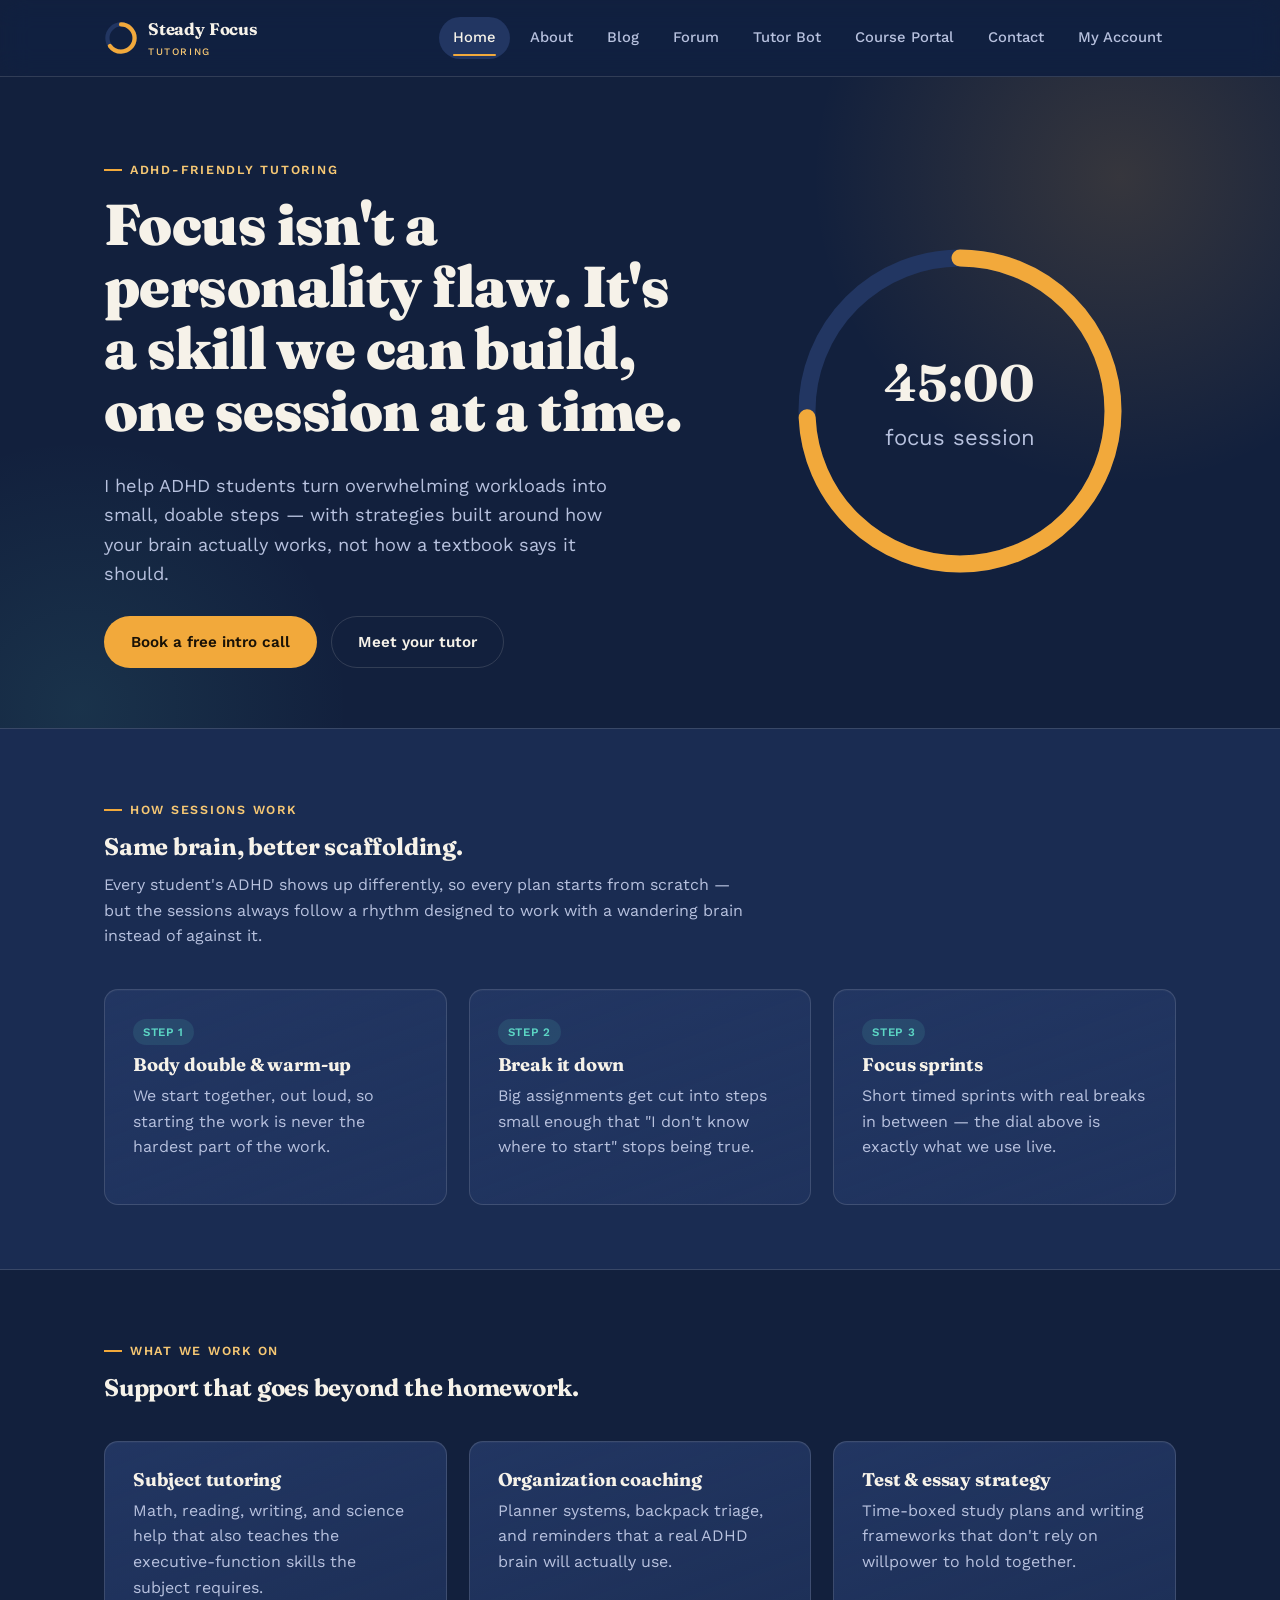
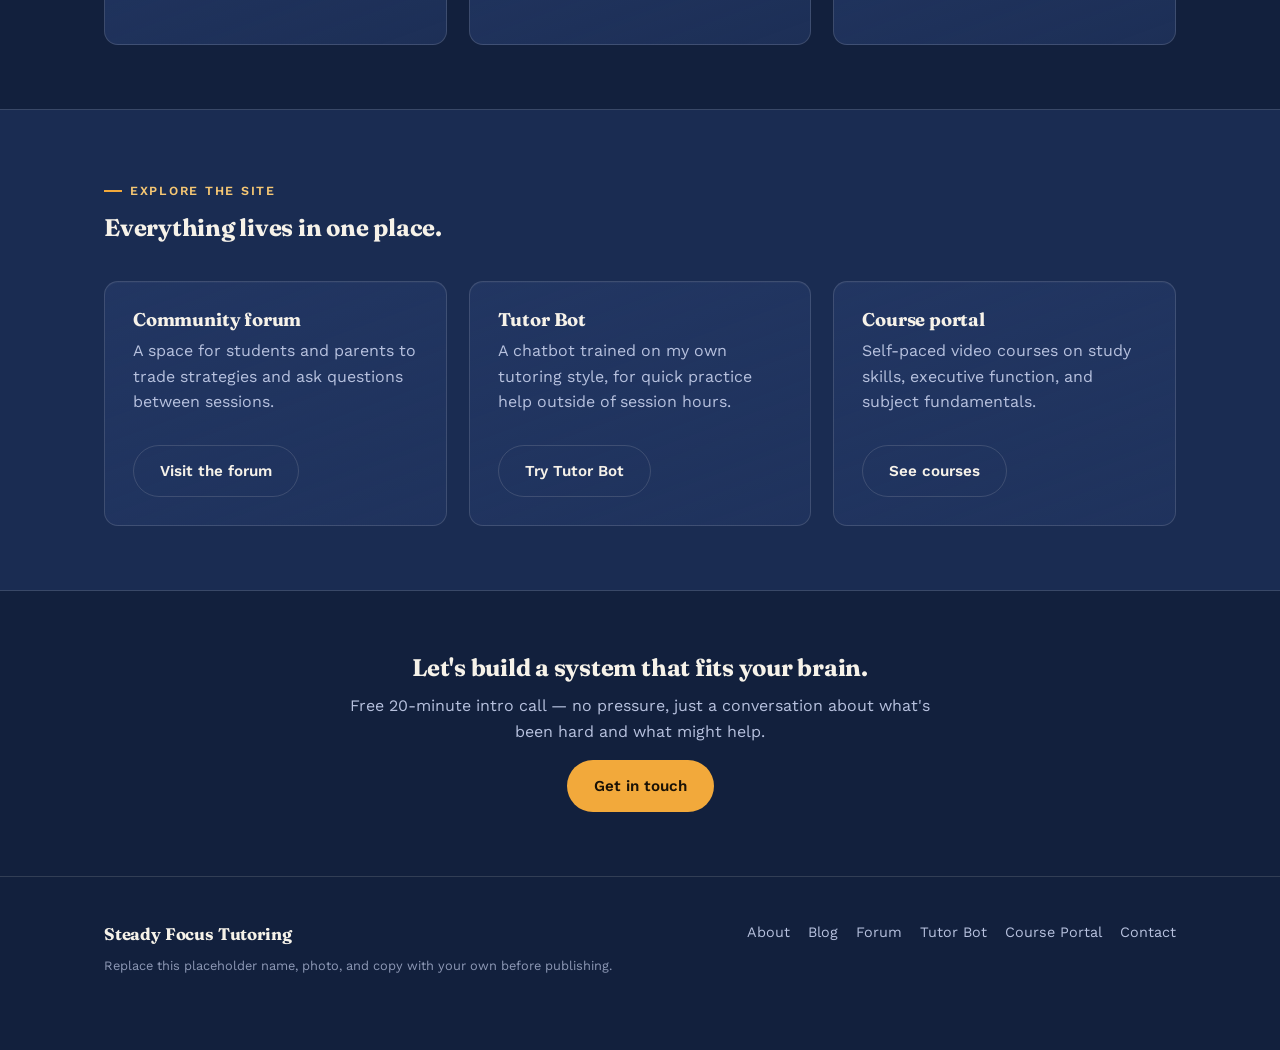
<file: index.html>
<!DOCTYPE html>
<html lang="en">
<head>
<meta charset="UTF-8">
<meta name="viewport" content="width=device-width, initial-scale=1.0">
<title>Steady Focus Tutoring — ADHD-Friendly Academic Coaching</title>
<link rel="stylesheet" href="css/style.css">
</head>
<body>

<header class="site">
  <div class="nav">
    <a href="index.html" class="brand">
      <svg class="brand-mark" viewBox="0 0 40 40"><circle cx="20" cy="20" r="16" stroke="#223662" stroke-width="5" fill="none"/><circle cx="20" cy="20" r="16" stroke="#f2a93b" stroke-width="5" fill="none" stroke-linecap="round" stroke-dasharray="100" stroke-dashoffset="35" transform="rotate(-90 20 20)"/></svg>
      <span class="brand-name">Steady Focus<span>Tutoring</span></span>
    </a>
    <button class="nav-toggle" aria-label="Toggle menu">☰</button>
    <nav class="links">
      <a href="index.html" class="active">Home</a>
      <a href="about.html">About</a>
      <a href="blog.html">Blog</a>
      <a href="forum.html">Forum</a>
      <a href="chatbot.html">Tutor Bot</a>
      <a href="portal.html">Course Portal</a>
      <a href="contact.html">Contact</a>
      <a href="account.html">My Account</a>
    </nav>
  </div>
</header>

<section class="hero">
  <div class="container hero-grid">
    <div>
      <div class="eyebrow">ADHD-friendly tutoring</div>
      <h1>Focus isn't a personality flaw. It's a skill we can build, one session at a time.</h1>
      <p class="lede">I help ADHD students turn overwhelming workloads into small, doable steps — with strategies built around how your brain actually works, not how a textbook says it should.</p>
      <div class="hero-actions">
        <a href="contact.html" class="btn btn-primary">Book a free intro call</a>
        <a href="about.html" class="btn btn-ghost">Meet your tutor</a>
      </div>
    </div>
    <div class="dial-wrap">
      <svg class="dial" viewBox="0 0 200 200">
        <circle class="dial-track" cx="100" cy="100" r="90"/>
        <circle class="dial-fill" cx="100" cy="100" r="90"/>
        <text x="100" y="94" text-anchor="middle" class="dial-center" fill="#f6f2e9" font-size="30">45:00</text>
        <text x="100" y="120" text-anchor="middle" fill="#b7c1de" font-size="13" font-family="Work Sans">focus session</text>
      </svg>
    </div>
  </div>
</section>

<section class="band">
  <div class="container">
    <div class="section-head">
      <div class="eyebrow">How sessions work</div>
      <h2>Same brain, better scaffolding.</h2>
      <p>Every student's ADHD shows up differently, so every plan starts from scratch — but the sessions always follow a rhythm designed to work with a wandering brain instead of against it.</p>
    </div>
    <div class="grid-3">
      <div class="card">
        <span class="tag">Step 1</span>
        <h3>Body double & warm-up</h3>
        <p>We start together, out loud, so starting the work is never the hardest part of the work.</p>
      </div>
      <div class="card">
        <span class="tag">Step 2</span>
        <h3>Break it down</h3>
        <p>Big assignments get cut into steps small enough that "I don't know where to start" stops being true.</p>
      </div>
      <div class="card">
        <span class="tag">Step 3</span>
        <h3>Focus sprints</h3>
        <p>Short timed sprints with real breaks in between — the dial above is exactly what we use live.</p>
      </div>
    </div>
  </div>
</section>

<section>
  <div class="container">
    <div class="section-head">
      <div class="eyebrow">What we work on</div>
      <h2>Support that goes beyond the homework.</h2>
    </div>
    <div class="grid-3">
      <div class="card">
        <h3>Subject tutoring</h3>
        <p>Math, reading, writing, and science help that also teaches the executive-function skills the subject requires.</p>
      </div>
      <div class="card">
        <h3>Organization coaching</h3>
        <p>Planner systems, backpack triage, and reminders that a real ADHD brain will actually use.</p>
      </div>
      <div class="card">
        <h3>Test & essay strategy</h3>
        <p>Time-boxed study plans and writing frameworks that don't rely on willpower to hold together.</p>
      </div>
    </div>
  </div>
</section>

<section class="band">
  <div class="container">
    <div class="section-head">
      <div class="eyebrow">Explore the site</div>
      <h2>Everything lives in one place.</h2>
    </div>
    <div class="grid-3">
      <div class="card">
        <h3>Community forum</h3>
        <p>A space for students and parents to trade strategies and ask questions between sessions.</p>
        <a href="forum.html" class="btn btn-ghost" style="margin-top:14px;">Visit the forum</a>
      </div>
      <div class="card">
        <h3>Tutor Bot</h3>
        <p>A chatbot trained on my own tutoring style, for quick practice help outside of session hours.</p>
        <a href="chatbot.html" class="btn btn-ghost" style="margin-top:14px;">Try Tutor Bot</a>
      </div>
      <div class="card">
        <h3>Course portal</h3>
        <p>Self-paced video courses on study skills, executive function, and subject fundamentals.</p>
        <a href="portal.html" class="btn btn-ghost" style="margin-top:14px;">See courses</a>
      </div>
    </div>
  </div>
</section>

<section>
  <div class="container" style="text-align:center; max-width:640px;">
    <h2>Let's build a system that fits your brain.</h2>
    <p>Free 20-minute intro call — no pressure, just a conversation about what's been hard and what might help.</p>
    <a href="contact.html" class="btn btn-primary">Get in touch</a>
  </div>
</section>

<footer class="site">
  <div class="container foot-grid">
    <div>
      <div class="brand-name" style="margin-bottom:8px;">Steady Focus Tutoring</div>
      <p class="fine" style="margin-top:0;">Replace this placeholder name, photo, and copy with your own before publishing.</p>
    </div>
    <div class="foot-links">
      <a href="about.html">About</a>
      <a href="blog.html">Blog</a>
      <a href="forum.html">Forum</a>
      <a href="chatbot.html">Tutor Bot</a>
      <a href="portal.html">Course Portal</a>
      <a href="contact.html">Contact</a>
    </div>
  </div>
</footer>

<script src="js/main.js"></script>
</body>
</html>
</file>
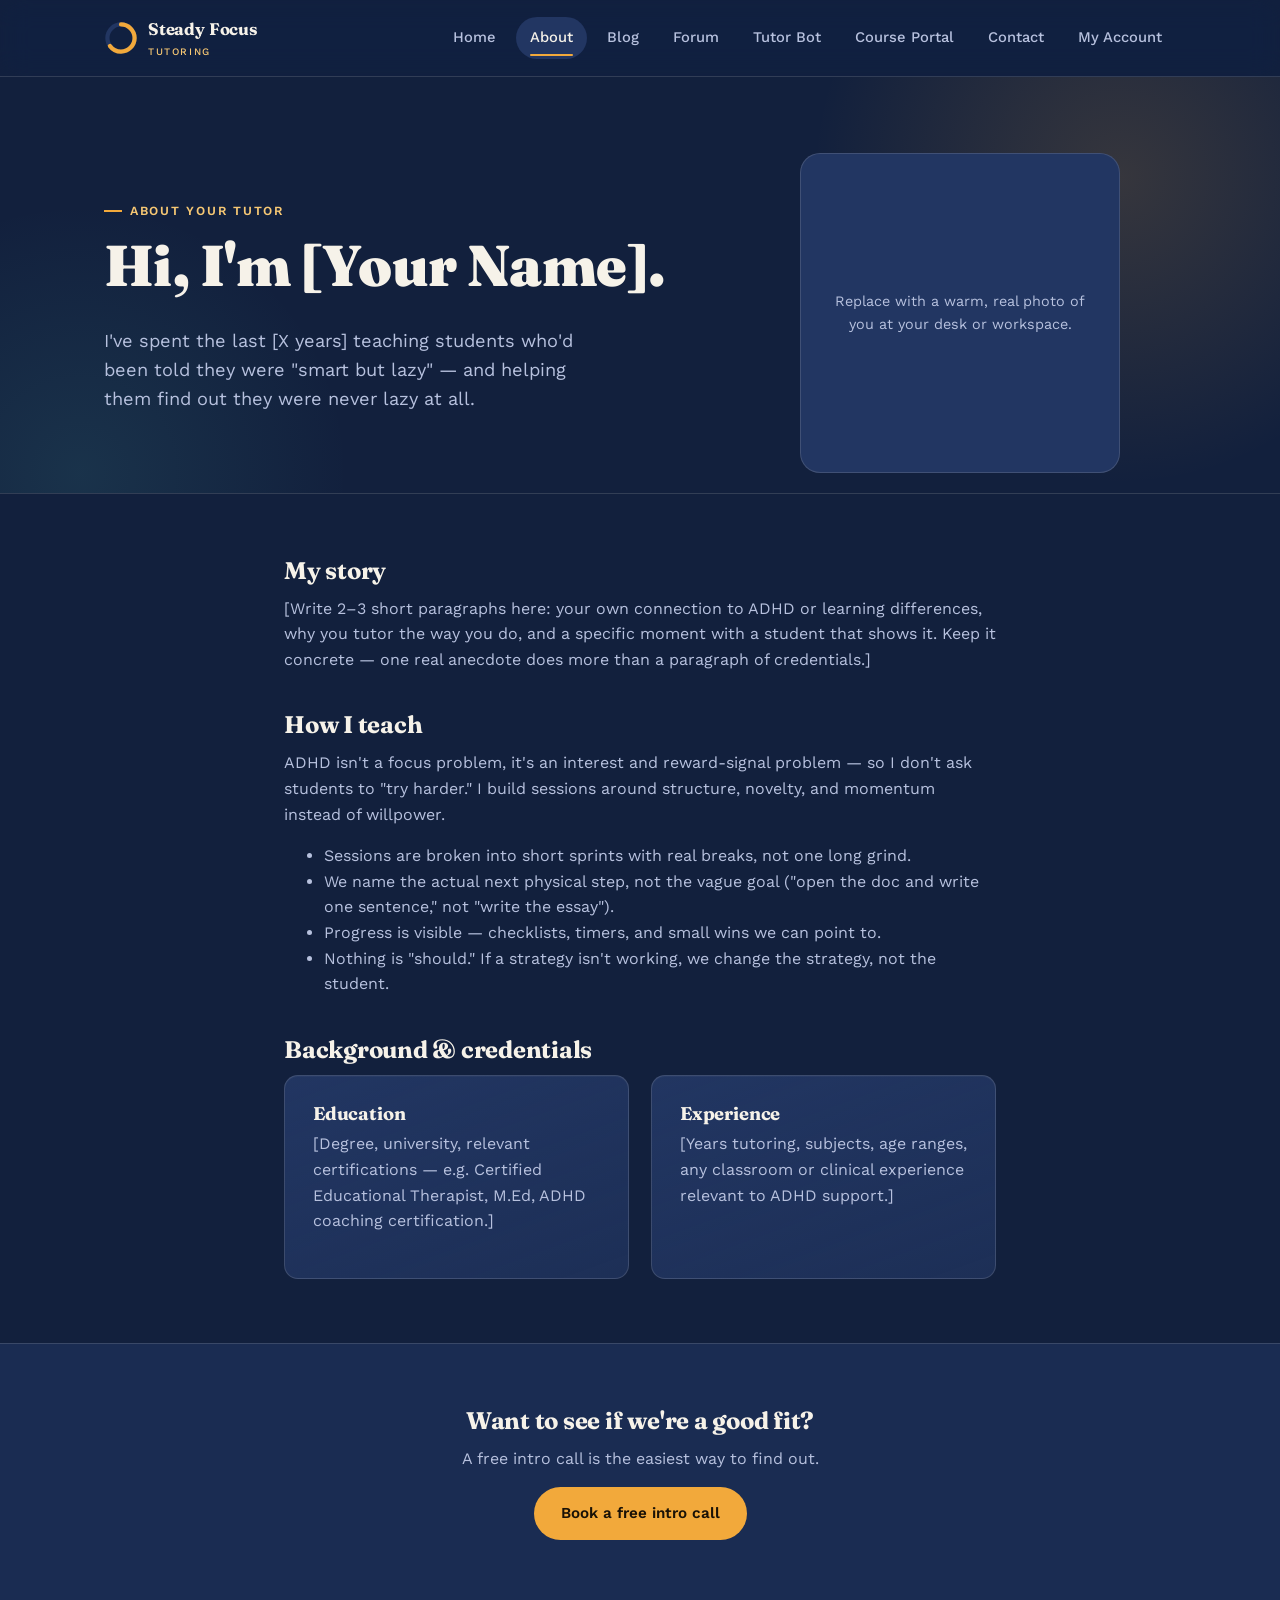
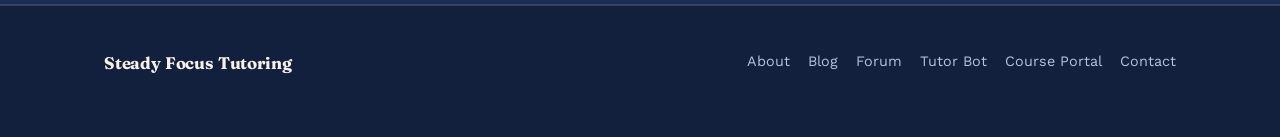
<file: about.html>
<!DOCTYPE html>
<html lang="en">
<head>
<meta charset="UTF-8">
<meta name="viewport" content="width=device-width, initial-scale=1.0">
<title>About — Steady Focus Tutoring</title>
<link rel="stylesheet" href="css/style.css">
</head>
<body>

<header class="site">
  <div class="nav">
    <a href="index.html" class="brand">
      <svg class="brand-mark" viewBox="0 0 40 40"><circle cx="20" cy="20" r="16" stroke="#223662" stroke-width="5" fill="none"/><circle cx="20" cy="20" r="16" stroke="#f2a93b" stroke-width="5" fill="none" stroke-linecap="round" stroke-dasharray="100" stroke-dashoffset="35" transform="rotate(-90 20 20)"/></svg>
      <span class="brand-name">Steady Focus<span>Tutoring</span></span>
    </a>
    <button class="nav-toggle" aria-label="Toggle menu">☰</button>
    <nav class="links">
      <a href="index.html">Home</a>
      <a href="about.html" class="active">About</a>
      <a href="blog.html">Blog</a>
      <a href="forum.html">Forum</a>
      <a href="chatbot.html">Tutor Bot</a>
      <a href="portal.html">Course Portal</a>
      <a href="contact.html">Contact</a>
      <a href="account.html">My Account</a>
    </nav>
  </div>
</header>

<section class="hero" style="padding-bottom:20px;">
  <div class="container hero-grid">
    <div>
      <div class="eyebrow">About your tutor</div>
      <h1>Hi, I'm [Your Name].</h1>
      <p class="lede">I've spent the last [X years] teaching students who'd been told they were "smart but lazy" — and helping them find out they were never lazy at all.</p>
    </div>
    <div class="dial-wrap">
      <div style="width:100%; max-width:320px; aspect-ratio:1; border-radius:20px; background:var(--panel); border:1px solid var(--panel-line); display:flex; align-items:center; justify-content:center; color:var(--paper-dim); font-size:.9rem; text-align:center; padding:20px;">
        Replace with a warm, real photo of you at your desk or workspace.
      </div>
    </div>
  </div>
</section>

<hr class="divider">

<section>
  <div class="container" style="max-width:760px;">
    <h2>My story</h2>
    <p>[Write 2–3 short paragraphs here: your own connection to ADHD or learning differences, why you tutor the way you do, and a specific moment with a student that shows it. Keep it concrete — one real anecdote does more than a paragraph of credentials.]</p>

    <h2 style="margin-top:40px;">How I teach</h2>
    <p>ADHD isn't a focus problem, it's an interest and reward-signal problem — so I don't ask students to "try harder." I build sessions around structure, novelty, and momentum instead of willpower.</p>
    <ul style="color:var(--paper-dim);">
      <li>Sessions are broken into short sprints with real breaks, not one long grind.</li>
      <li>We name the actual next physical step, not the vague goal ("open the doc and write one sentence," not "write the essay").</li>
      <li>Progress is visible — checklists, timers, and small wins we can point to.</li>
      <li>Nothing is "should." If a strategy isn't working, we change the strategy, not the student.</li>
    </ul>

    <h2 style="margin-top:40px;">Background & credentials</h2>
    <div class="grid-2">
      <div class="card">
        <h3>Education</h3>
        <p>[Degree, university, relevant certifications — e.g. Certified Educational Therapist, M.Ed, ADHD coaching certification.]</p>
      </div>
      <div class="card">
        <h3>Experience</h3>
        <p>[Years tutoring, subjects, age ranges, any classroom or clinical experience relevant to ADHD support.]</p>
      </div>
    </div>
  </div>
</section>

<section class="band">
  <div class="container" style="text-align:center; max-width:600px;">
    <h2>Want to see if we're a good fit?</h2>
    <p>A free intro call is the easiest way to find out.</p>
    <a href="contact.html" class="btn btn-primary">Book a free intro call</a>
  </div>
</section>

<footer class="site">
  <div class="container foot-grid">
    <div class="brand-name">Steady Focus Tutoring</div>
    <div class="foot-links">
      <a href="about.html">About</a>
      <a href="blog.html">Blog</a>
      <a href="forum.html">Forum</a>
      <a href="chatbot.html">Tutor Bot</a>
      <a href="portal.html">Course Portal</a>
      <a href="contact.html">Contact</a>
    </div>
  </div>
</footer>

<script src="js/main.js"></script>
</body>
</html>
</file>
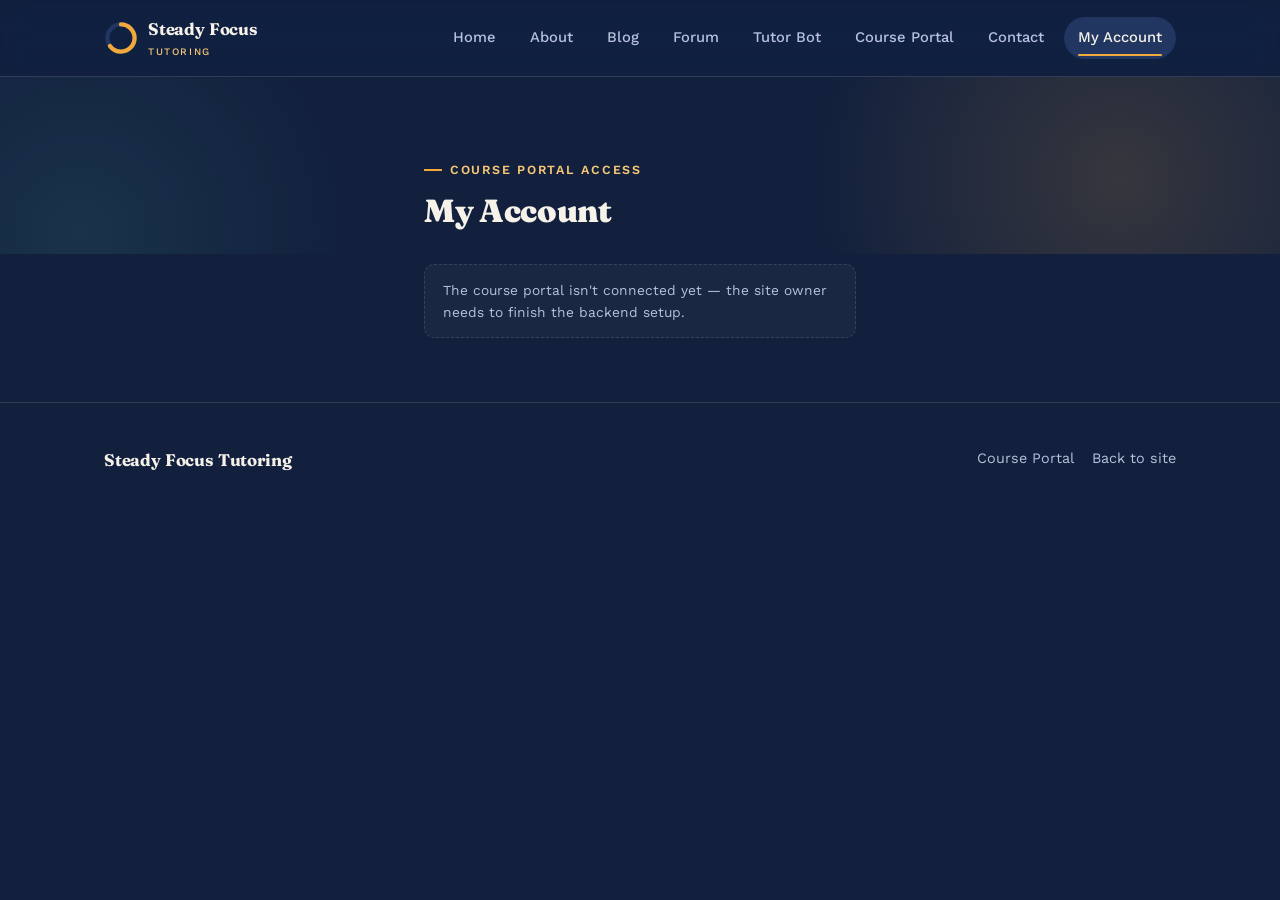
<file: account.html>
<!DOCTYPE html>
<html lang="en">
<head>
<meta charset="UTF-8">
<meta name="viewport" content="width=device-width, initial-scale=1.0">
<title>My Account — Steady Focus Tutoring</title>
<link rel="stylesheet" href="css/style.css">
</head>
<body>

<header class="site">
  <div class="nav">
    <a href="index.html" class="brand">
      <svg class="brand-mark" viewBox="0 0 40 40"><circle cx="20" cy="20" r="16" stroke="#223662" stroke-width="5" fill="none"/><circle cx="20" cy="20" r="16" stroke="#f2a93b" stroke-width="5" fill="none" stroke-linecap="round" stroke-dasharray="100" stroke-dashoffset="35" transform="rotate(-90 20 20)"/></svg>
      <span class="brand-name">Steady Focus<span>Tutoring</span></span>
    </a>
    <button class="nav-toggle" aria-label="Toggle menu" aria-expanded="false"><span class="bar"></span><span class="bar"></span><span class="bar"></span></button>
    <nav class="links">
      <a href="index.html">Home</a>
      <a href="about.html">About</a>
      <a href="blog.html">Blog</a>
      <a href="forum.html">Forum</a>
      <a href="chatbot.html">Tutor Bot</a>
      <a href="portal.html">Course Portal</a>
      <a href="contact.html">Contact</a>
      <a href="account.html" class="active">My Account</a>
    </nav>
  </div>
</header>

<section class="hero" style="padding-bottom:10px;">
  <div class="container" style="max-width:480px;">
    <div class="eyebrow">Course portal access</div>
    <h1 style="font-size:2rem;">My Account</h1>
  </div>
</section>

<section style="padding-top:10px;">
  <div class="container" style="max-width:480px;">

    <div id="checkout-banner" class="badge-note" style="display:none; margin-bottom:20px;"></div>

    <div id="loading-state" class="badge-note">Checking your account…</div>

    <div id="logged-out-state" style="display:none;">
      <div class="pill-row">
        <button class="pill active" id="tab-login">Log in</button>
        <button class="pill" id="tab-signup">Sign up</button>
      </div>

      <div class="card" id="login-card">
        <form id="login-form">
          <label for="login-email">Email</label>
          <input type="email" id="login-email" required autocomplete="email">
          <label for="login-password">Password</label>
          <input type="password" id="login-password" required autocomplete="current-password">
          <button type="submit" class="btn btn-primary" style="width:100%;">Log in</button>
        </form>
        <p id="login-error" class="field-note" style="display:none; color:var(--danger); margin-top:12px;"></p>
      </div>

      <div class="card" id="signup-card" style="display:none;">
        <form id="signup-form">
          <label for="signup-email">Email</label>
          <input type="email" id="signup-email" required autocomplete="email">
          <label for="signup-password">Password</label>
          <input type="password" id="signup-password" required autocomplete="new-password" minlength="8">
          <p class="field-note">At least 8 characters.</p>
          <button type="submit" class="btn btn-primary" style="width:100%;">Create account</button>
        </form>
        <p id="signup-error" class="field-note" style="display:none; color:var(--danger); margin-top:12px;"></p>
      </div>
    </div>

    <div id="logged-in-state" style="display:none;">
      <div class="card">
        <span class="tag" id="status-tag">Status</span>
        <h3 id="account-email"></h3>
        <p id="account-status-desc"></p>
        <div style="display:flex; gap:12px; flex-wrap:wrap;">
          <button id="subscribe-btn" class="btn btn-primary">Subscribe now</button>
          <button id="billing-btn" class="btn btn-ghost" style="display:none;">Manage billing</button>
          <button id="logout-btn" class="btn btn-ghost">Log out</button>
        </div>
        <p id="account-action-error" class="field-note" style="display:none; color:var(--danger); margin-top:12px;"></p>
      </div>
    </div>

  </div>
</section>

<footer class="site">
  <div class="container foot-grid">
    <div class="brand-name">Steady Focus Tutoring</div>
    <div class="foot-links">
      <a href="portal.html">Course Portal</a>
      <a href="index.html">Back to site</a>
    </div>
  </div>
</footer>

<script src="js/main.js"></script>
<script src="js/config.js"></script>
<script src="js/account.js"></script>
</body>
</html>
</file>
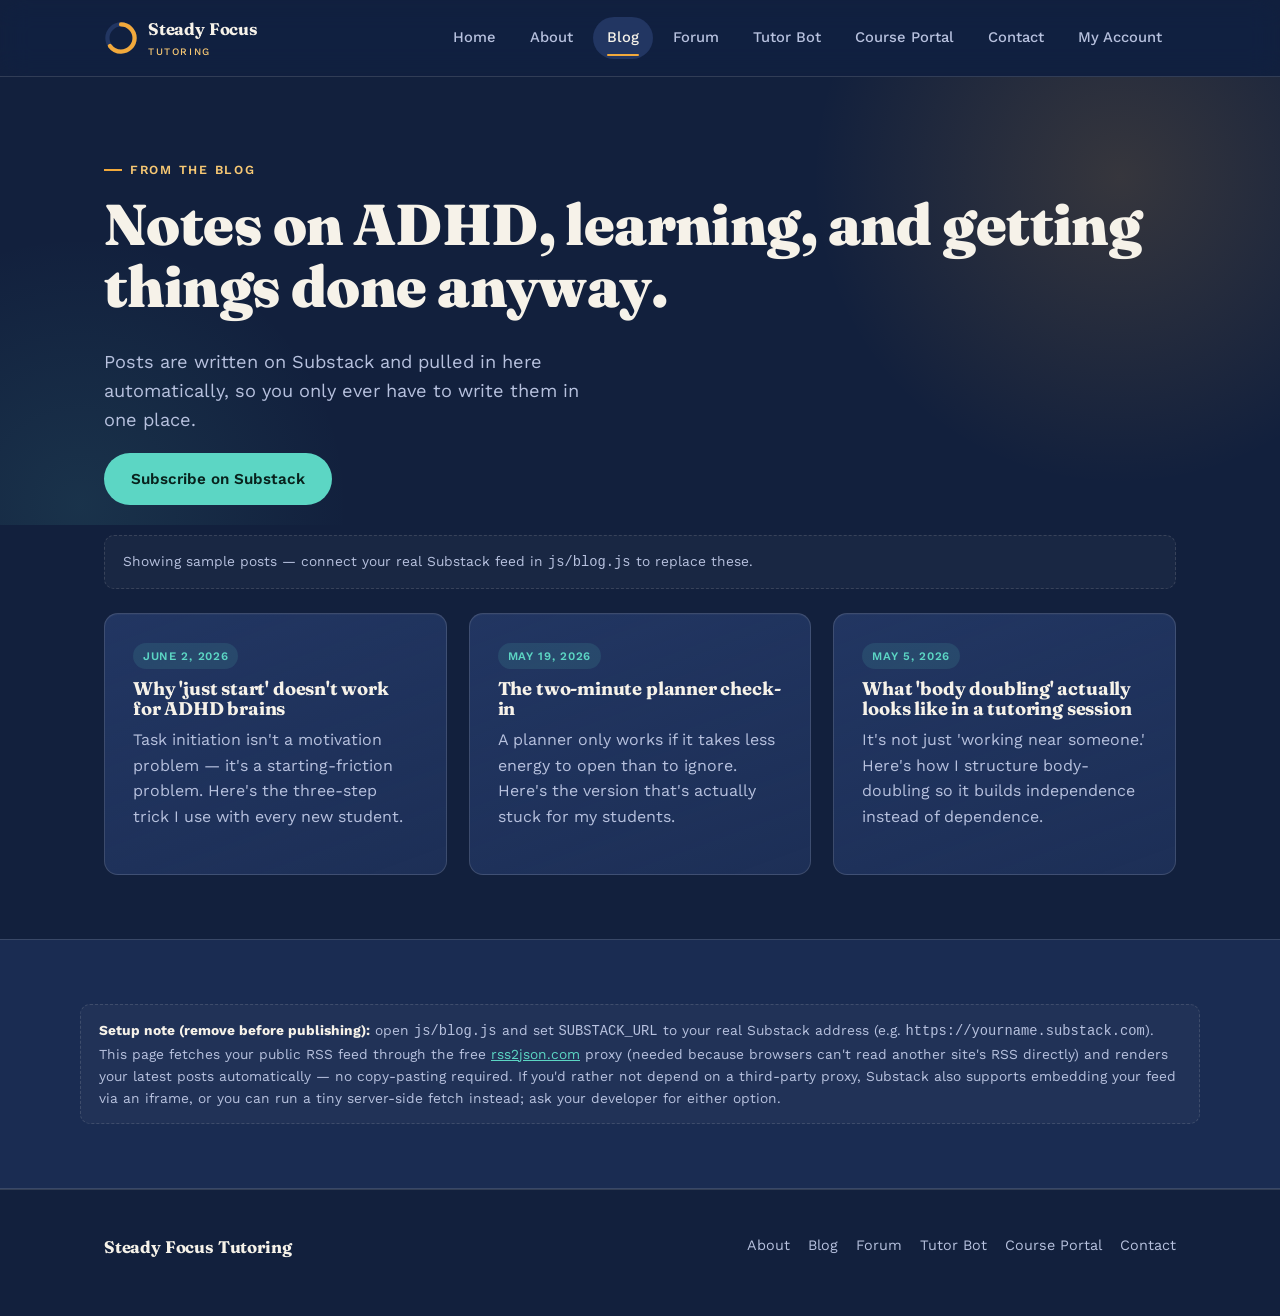
<file: blog.html>
<!DOCTYPE html>
<html lang="en">
<head>
<meta charset="UTF-8">
<meta name="viewport" content="width=device-width, initial-scale=1.0">
<title>Blog — Steady Focus Tutoring</title>
<link rel="stylesheet" href="css/style.css">
</head>
<body>

<header class="site">
  <div class="nav">
    <a href="index.html" class="brand">
      <svg class="brand-mark" viewBox="0 0 40 40"><circle cx="20" cy="20" r="16" stroke="#223662" stroke-width="5" fill="none"/><circle cx="20" cy="20" r="16" stroke="#f2a93b" stroke-width="5" fill="none" stroke-linecap="round" stroke-dasharray="100" stroke-dashoffset="35" transform="rotate(-90 20 20)"/></svg>
      <span class="brand-name">Steady Focus<span>Tutoring</span></span>
    </a>
    <button class="nav-toggle" aria-label="Toggle menu">☰</button>
    <nav class="links">
      <a href="index.html">Home</a>
      <a href="about.html">About</a>
      <a href="blog.html" class="active">Blog</a>
      <a href="forum.html">Forum</a>
      <a href="chatbot.html">Tutor Bot</a>
      <a href="portal.html">Course Portal</a>
      <a href="contact.html">Contact</a>
      <a href="account.html">My Account</a>
    </nav>
  </div>
</header>

<section class="hero" style="padding-bottom:20px;">
  <div class="container">
    <div class="eyebrow">From the blog</div>
    <h1>Notes on ADHD, learning, and getting things done anyway.</h1>
    <p class="lede">Posts are written on Substack and pulled in here automatically, so you only ever have to write them in one place.</p>
    <a href="https://YOURNAME.substack.com/subscribe" target="_blank" rel="noopener" class="btn btn-mint" id="subscribe-link">Subscribe on Substack</a>
  </div>
</section>

<section style="padding-top:10px;">
  <div class="container">
    <div id="blog-status" class="badge-note" style="margin-bottom:24px;">Loading latest posts…</div>
    <div class="grid-3" id="blog-grid"></div>
  </div>
</section>

<section class="band">
  <div class="container badge-note">
    <strong>Setup note (remove before publishing):</strong> open <code>js/blog.js</code> and set <code>SUBSTACK_URL</code> to your real Substack address (e.g. <code>https://yourname.substack.com</code>). This page fetches your public RSS feed through the free <a href="https://rss2json.com" target="_blank" rel="noopener" style="color:var(--mint);">rss2json.com</a> proxy (needed because browsers can't read another site's RSS directly) and renders your latest posts automatically — no copy-pasting required. If you'd rather not depend on a third-party proxy, Substack also supports embedding your feed via an iframe, or you can run a tiny server-side fetch instead; ask your developer for either option.
  </div>
</section>

<footer class="site">
  <div class="container foot-grid">
    <div class="brand-name">Steady Focus Tutoring</div>
    <div class="foot-links">
      <a href="about.html">About</a>
      <a href="blog.html">Blog</a>
      <a href="forum.html">Forum</a>
      <a href="chatbot.html">Tutor Bot</a>
      <a href="portal.html">Course Portal</a>
      <a href="contact.html">Contact</a>
    </div>
  </div>
</footer>

<script src="js/main.js"></script>
<script src="js/blog.js"></script>
</body>
</html>
</file>
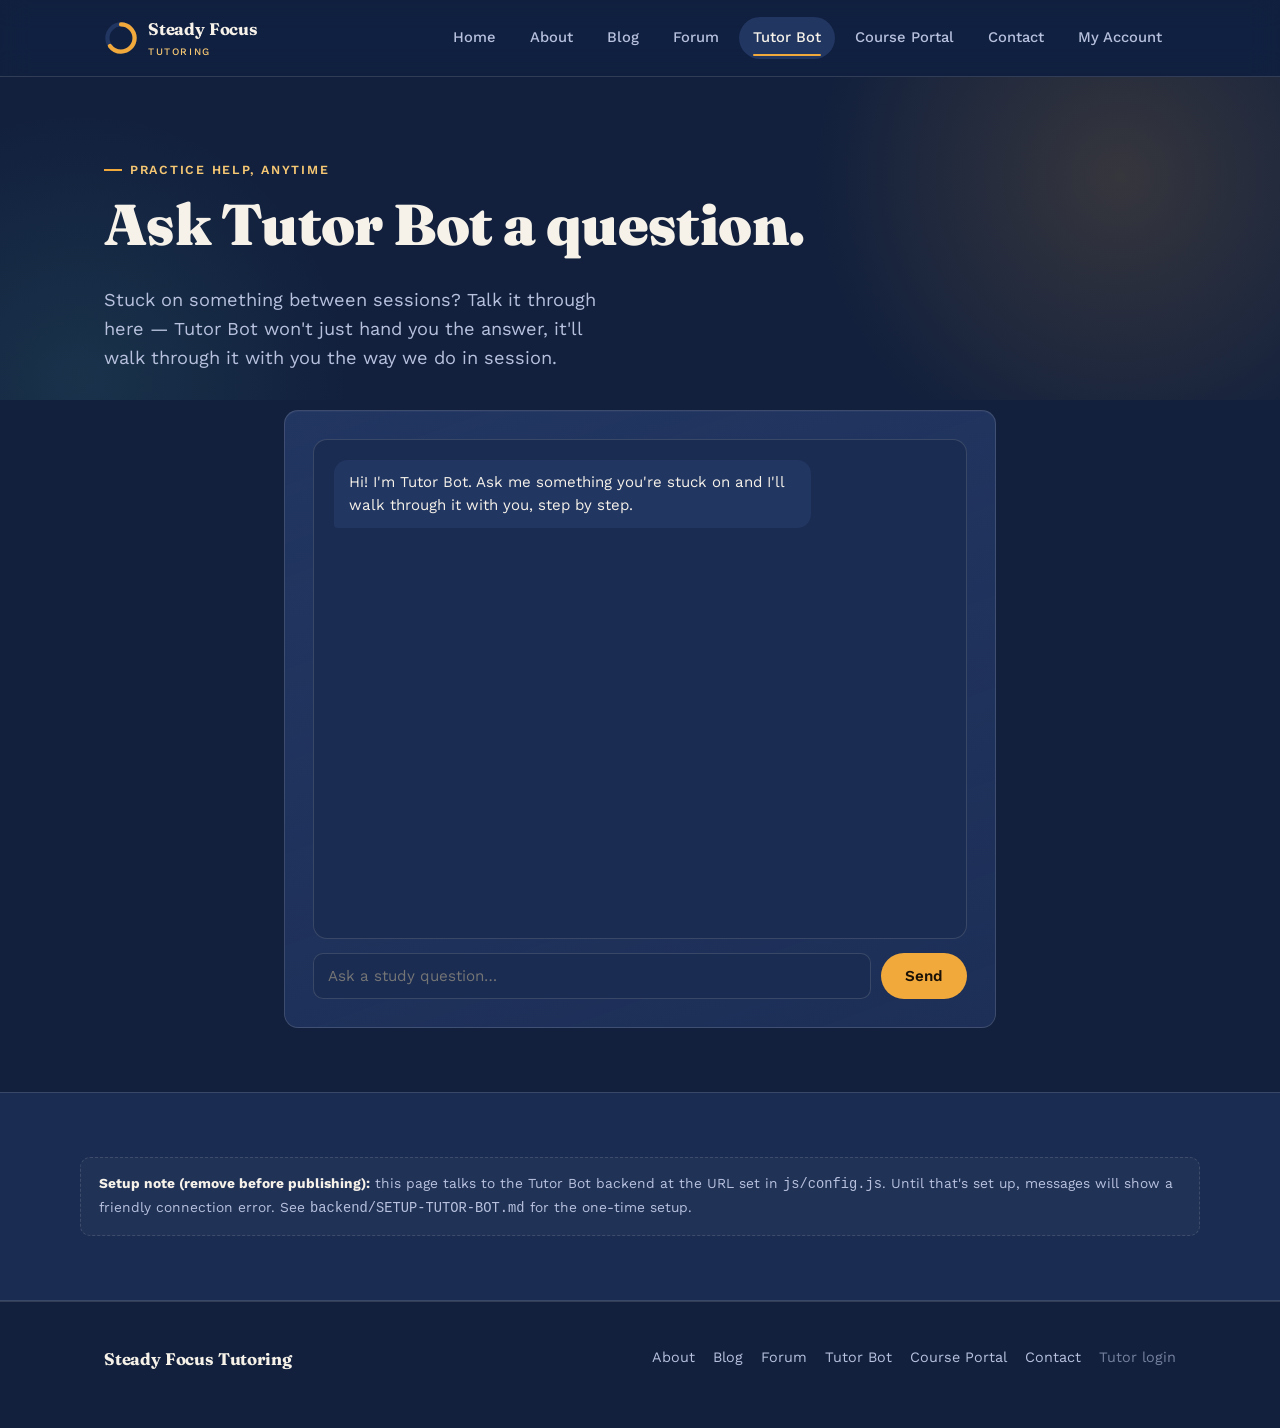
<file: chatbot.html>
<!DOCTYPE html>
<html lang="en">
<head>
<meta charset="UTF-8">
<meta name="viewport" content="width=device-width, initial-scale=1.0">
<title>Tutor Bot — Steady Focus Tutoring</title>
<link rel="stylesheet" href="css/style.css">
<style>
  .chat-window{
    background:var(--ink-2); border:1px solid var(--panel-line); border-radius:var(--radius);
    height:500px; overflow-y:auto; padding:20px; display:flex; flex-direction:column; gap:12px;
  }
  .msg{max-width:78%; padding:11px 15px; border-radius:14px; font-size:.94rem; line-height:1.5; white-space:pre-wrap;}
  .msg.bot{background:var(--panel); align-self:flex-start; border-bottom-left-radius:4px;}
  .msg.user{background:var(--gold); color:#1a1206; align-self:flex-end; border-bottom-right-radius:4px;}
  .msg.typing{background:var(--panel); align-self:flex-start; color:var(--paper-dim); font-style:italic;}
  .chat-input-row{display:flex; gap:10px; margin-top:14px;}
  .chat-input-row input{margin-bottom:0;}
</style>
</head>
<body>

<header class="site">
  <div class="nav">
    <a href="index.html" class="brand">
      <svg class="brand-mark" viewBox="0 0 40 40"><circle cx="20" cy="20" r="16" stroke="#223662" stroke-width="5" fill="none"/><circle cx="20" cy="20" r="16" stroke="#f2a93b" stroke-width="5" fill="none" stroke-linecap="round" stroke-dasharray="100" stroke-dashoffset="35" transform="rotate(-90 20 20)"/></svg>
      <span class="brand-name">Steady Focus<span>Tutoring</span></span>
    </a>
    <button class="nav-toggle" aria-label="Toggle menu" aria-expanded="false"><span class="bar"></span><span class="bar"></span><span class="bar"></span></button>
    <nav class="links">
      <a href="index.html">Home</a>
      <a href="about.html">About</a>
      <a href="blog.html">Blog</a>
      <a href="forum.html">Forum</a>
      <a href="chatbot.html" class="active">Tutor Bot</a>
      <a href="portal.html">Course Portal</a>
      <a href="contact.html">Contact</a>
      <a href="account.html">My Account</a>
    </nav>
  </div>
</header>

<section class="hero" style="padding-bottom:10px;">
  <div class="container">
    <div class="eyebrow">Practice help, anytime</div>
    <h1>Ask Tutor Bot a question.</h1>
    <p class="lede">Stuck on something between sessions? Talk it through here — Tutor Bot won't just hand you the answer, it'll walk through it with you the way we do in session.</p>
  </div>
</section>

<section style="padding-top:10px;">
  <div class="container" style="max-width:760px;">
    <div class="card">
      <div class="chat-window" id="chat-window"></div>
      <div class="chat-input-row">
        <input type="text" id="chat-input" placeholder="Ask a study question…" maxlength="1500">
        <button id="chat-send" class="btn btn-primary">Send</button>
      </div>
      <p id="chat-error" class="field-note" style="display:none; color:var(--danger); margin-top:10px;"></p>
    </div>
  </div>
</section>

<section class="band">
  <div class="container badge-note">
    <strong>Setup note (remove before publishing):</strong> this page talks to the Tutor Bot backend at the URL set in <code>js/config.js</code>. Until that's set up, messages will show a friendly connection error. See <code>backend/SETUP-TUTOR-BOT.md</code> for the one-time setup.
  </div>
</section>

<footer class="site">
  <div class="container foot-grid">
    <div class="brand-name">Steady Focus Tutoring</div>
    <div class="foot-links">
      <a href="about.html">About</a>
      <a href="blog.html">Blog</a>
      <a href="forum.html">Forum</a>
      <a href="chatbot.html">Tutor Bot</a>
      <a href="portal.html">Course Portal</a>
      <a href="contact.html">Contact</a>
      <a href="tutor-login.html" style="opacity:.6;">Tutor login</a>
    </div>
  </div>
</footer>

<script src="js/main.js"></script>
<script src="js/config.js"></script>
<script src="js/chatbot.js"></script>
</body>
</html>
</file>
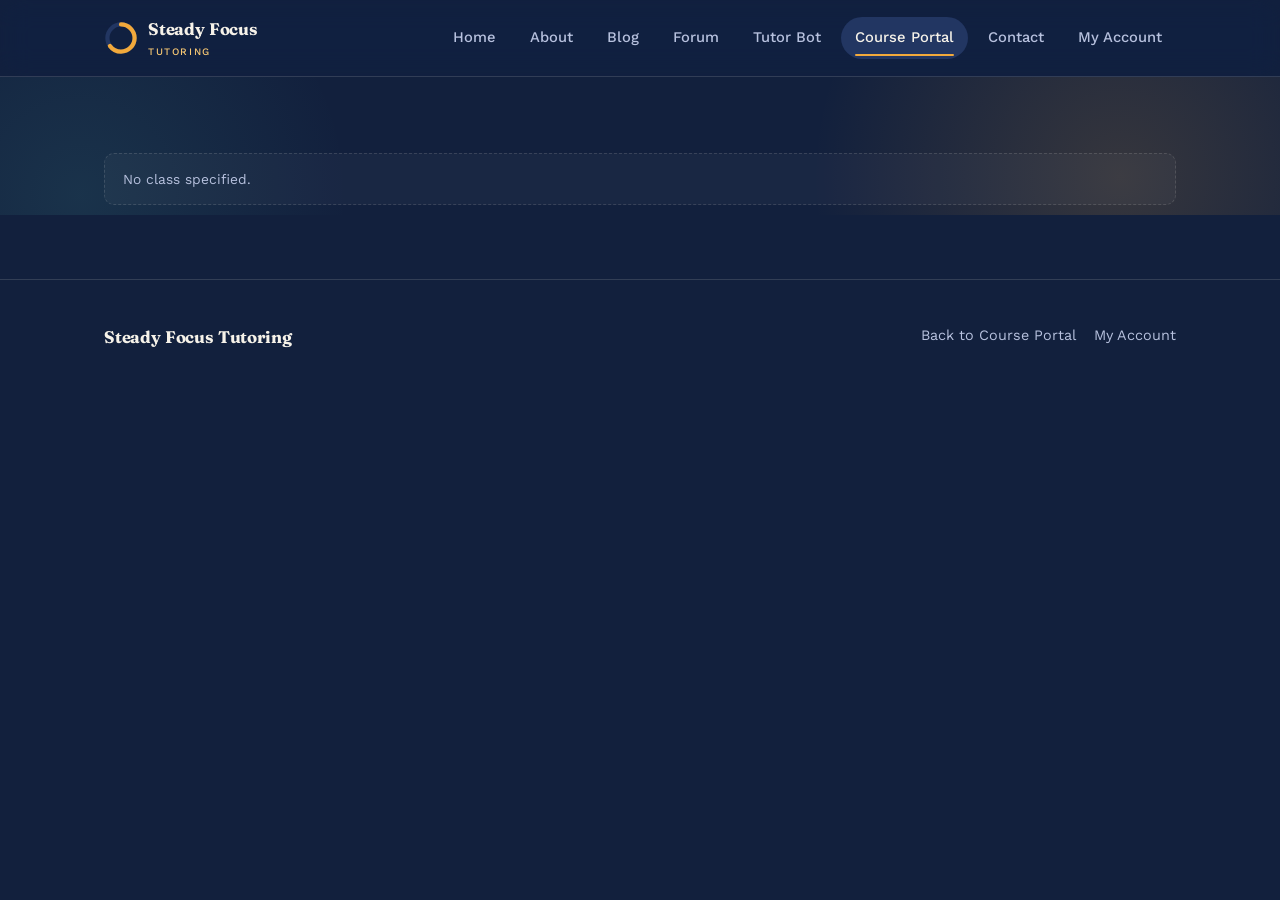
<file: class.html>
<!DOCTYPE html>
<html lang="en">
<head>
<meta charset="UTF-8">
<meta name="viewport" content="width=device-width, initial-scale=1.0">
<title>Class — Steady Focus Tutoring</title>
<link rel="stylesheet" href="css/style.css">
<style>
  .video-wrap{position:relative; width:100%; aspect-ratio:16/9; background:#000; border-radius:var(--radius); overflow:hidden;}
  .video-wrap iframe{position:absolute; inset:0; width:100%; height:100%; border:0;}
</style>
</head>
<body>

<header class="site">
  <div class="nav">
    <a href="index.html" class="brand">
      <svg class="brand-mark" viewBox="0 0 40 40"><circle cx="20" cy="20" r="16" stroke="#223662" stroke-width="5" fill="none"/><circle cx="20" cy="20" r="16" stroke="#f2a93b" stroke-width="5" fill="none" stroke-linecap="round" stroke-dasharray="100" stroke-dashoffset="35" transform="rotate(-90 20 20)"/></svg>
      <span class="brand-name">Steady Focus<span>Tutoring</span></span>
    </a>
    <button class="nav-toggle" aria-label="Toggle menu" aria-expanded="false"><span class="bar"></span><span class="bar"></span><span class="bar"></span></button>
    <nav class="links">
      <a href="index.html">Home</a>
      <a href="about.html">About</a>
      <a href="blog.html">Blog</a>
      <a href="forum.html">Forum</a>
      <a href="chatbot.html">Tutor Bot</a>
      <a href="portal.html" class="active">Course Portal</a>
      <a href="contact.html">Contact</a>
      <a href="account.html">My Account</a>
    </nav>
  </div>
</header>

<section class="hero" style="padding-bottom:10px;">
  <div class="container" id="class-header">
    <div class="badge-note">Loading class…</div>
  </div>
</section>

<section style="padding-top:0;">
  <div class="container" style="max-width:860px;" id="class-body"></div>
</section>

<footer class="site">
  <div class="container foot-grid">
    <div class="brand-name">Steady Focus Tutoring</div>
    <div class="foot-links">
      <a href="portal.html">Back to Course Portal</a>
      <a href="account.html">My Account</a>
    </div>
  </div>
</footer>

<script src="js/main.js"></script>
<script src="js/config.js"></script>
<script src="js/class.js"></script>
</body>
</html>
</file>
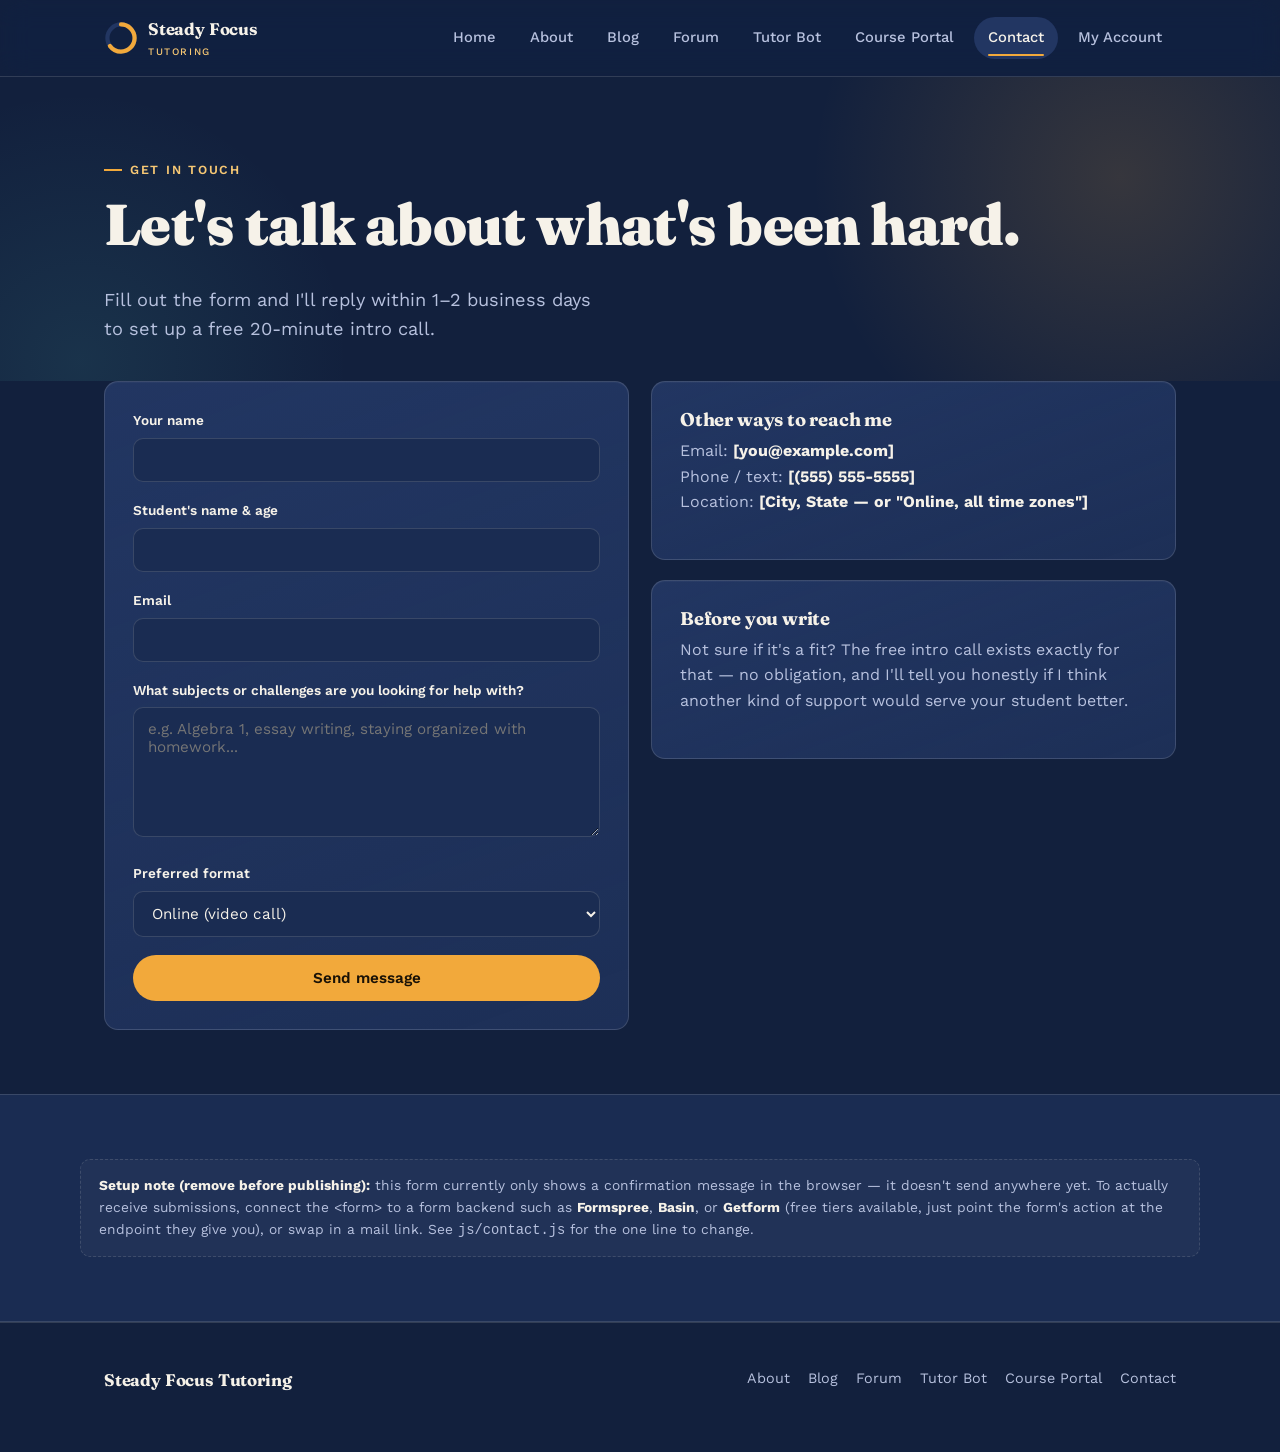
<file: contact.html>
<!DOCTYPE html>
<html lang="en">
<head>
<meta charset="UTF-8">
<meta name="viewport" content="width=device-width, initial-scale=1.0">
<title>Contact — Steady Focus Tutoring</title>
<link rel="stylesheet" href="css/style.css">
</head>
<body>

<header class="site">
  <div class="nav">
    <a href="index.html" class="brand">
      <svg class="brand-mark" viewBox="0 0 40 40"><circle cx="20" cy="20" r="16" stroke="#223662" stroke-width="5" fill="none"/><circle cx="20" cy="20" r="16" stroke="#f2a93b" stroke-width="5" fill="none" stroke-linecap="round" stroke-dasharray="100" stroke-dashoffset="35" transform="rotate(-90 20 20)"/></svg>
      <span class="brand-name">Steady Focus<span>Tutoring</span></span>
    </a>
    <button class="nav-toggle" aria-label="Toggle menu">☰</button>
    <nav class="links">
      <a href="index.html">Home</a>
      <a href="about.html">About</a>
      <a href="blog.html">Blog</a>
      <a href="forum.html">Forum</a>
      <a href="chatbot.html">Tutor Bot</a>
      <a href="portal.html">Course Portal</a>
      <a href="contact.html" class="active">Contact</a>
      <a href="account.html">My Account</a>
    </nav>
  </div>
</header>

<section class="hero" style="padding-bottom:20px;">
  <div class="container">
    <div class="eyebrow">Get in touch</div>
    <h1>Let's talk about what's been hard.</h1>
    <p class="lede">Fill out the form and I'll reply within 1–2 business days to set up a free 20-minute intro call.</p>
  </div>
</section>

<section style="padding-top:0;">
  <div class="container grid-2">
    <div class="card">
      <form id="contact-form">
        <label for="parent">Your name</label>
        <input type="text" id="parent" name="parent" required>

        <label for="student">Student's name & age</label>
        <input type="text" id="student" name="student">

        <label for="email">Email</label>
        <input type="email" id="email" name="email" required>

        <label for="subject">What subjects or challenges are you looking for help with?</label>
        <textarea id="subject" name="subject" placeholder="e.g. Algebra 1, essay writing, staying organized with homework..."></textarea>

        <label for="format">Preferred format</label>
        <select id="format" name="format">
          <option>Online (video call)</option>
          <option>In person</option>
          <option>No preference</option>
        </select>

        <button type="submit" class="btn btn-primary" style="width:100%;">Send message</button>
      </form>
      <p id="form-status" class="field-note" style="display:none; margin-top:14px;"></p>
    </div>

    <div>
      <div class="card" style="margin-bottom:20px;">
        <h3>Other ways to reach me</h3>
        <p>Email: <strong style="color:var(--paper);">[you@example.com]</strong><br>
        Phone / text: <strong style="color:var(--paper);">[(555) 555-5555]</strong><br>
        Location: <strong style="color:var(--paper);">[City, State — or "Online, all time zones"]</strong></p>
      </div>
      <div class="card">
        <h3>Before you write</h3>
        <p>Not sure if it's a fit? The free intro call exists exactly for that — no obligation, and I'll tell you honestly if I think another kind of support would serve your student better.</p>
      </div>
    </div>
  </div>
</section>

<section class="band">
  <div class="container badge-note">
    <strong>Setup note (remove before publishing):</strong> this form currently only shows a confirmation message in the browser — it doesn't send anywhere yet. To actually receive submissions, connect the &lt;form&gt; to a form backend such as <strong>Formspree</strong>, <strong>Basin</strong>, or <strong>Getform</strong> (free tiers available, just point the form's action at the endpoint they give you), or swap in a mail link. See <code>js/contact.js</code> for the one line to change.
  </div>
</section>

<footer class="site">
  <div class="container foot-grid">
    <div class="brand-name">Steady Focus Tutoring</div>
    <div class="foot-links">
      <a href="about.html">About</a>
      <a href="blog.html">Blog</a>
      <a href="forum.html">Forum</a>
      <a href="chatbot.html">Tutor Bot</a>
      <a href="portal.html">Course Portal</a>
      <a href="contact.html">Contact</a>
    </div>
  </div>
</footer>

<script src="js/main.js"></script>
<script src="js/contact.js"></script>
</body>
</html>
</file>
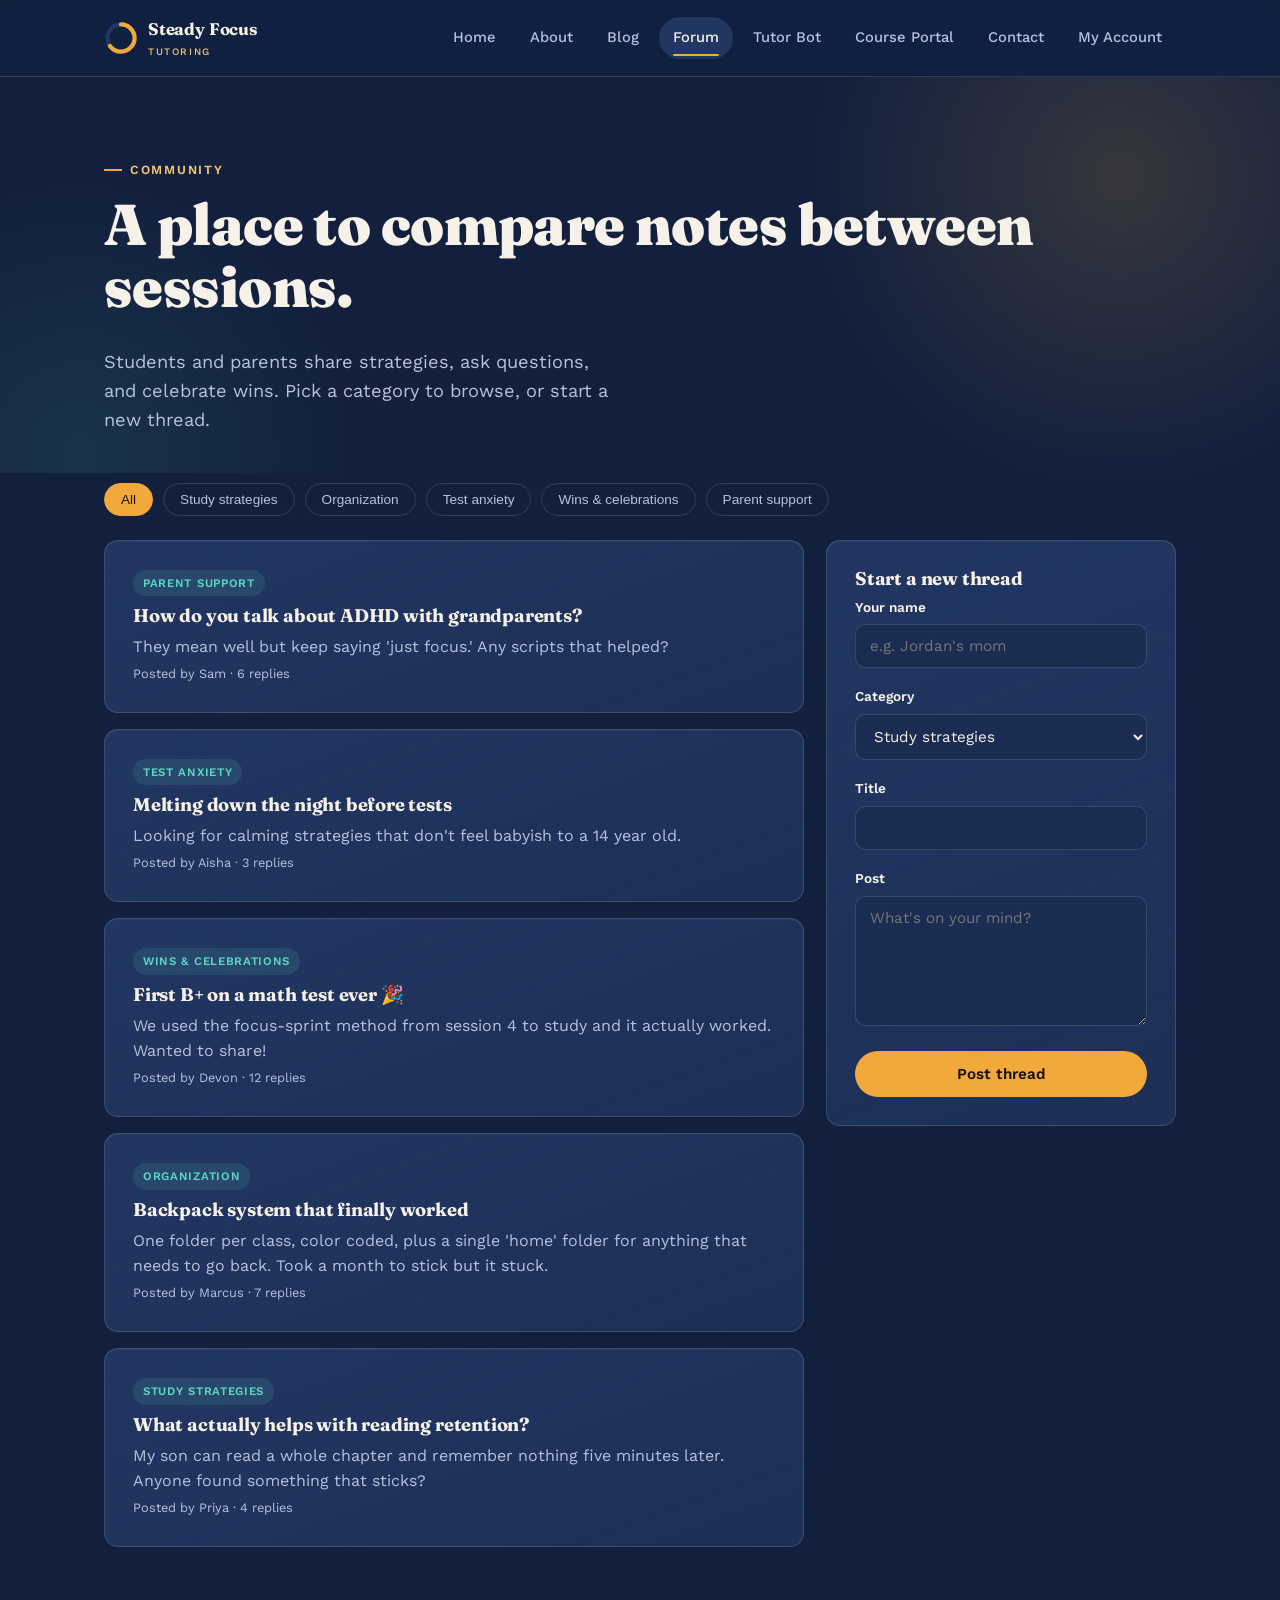
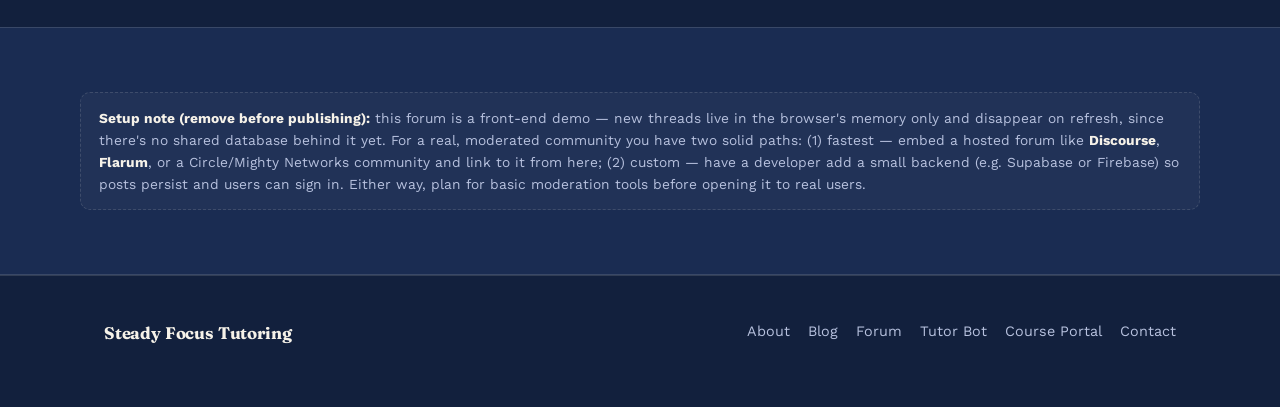
<file: forum.html>
<!DOCTYPE html>
<html lang="en">
<head>
<meta charset="UTF-8">
<meta name="viewport" content="width=device-width, initial-scale=1.0">
<title>Forum — Steady Focus Tutoring</title>
<link rel="stylesheet" href="css/style.css">
</head>
<body>

<header class="site">
  <div class="nav">
    <a href="index.html" class="brand">
      <svg class="brand-mark" viewBox="0 0 40 40"><circle cx="20" cy="20" r="16" stroke="#223662" stroke-width="5" fill="none"/><circle cx="20" cy="20" r="16" stroke="#f2a93b" stroke-width="5" fill="none" stroke-linecap="round" stroke-dasharray="100" stroke-dashoffset="35" transform="rotate(-90 20 20)"/></svg>
      <span class="brand-name">Steady Focus<span>Tutoring</span></span>
    </a>
    <button class="nav-toggle" aria-label="Toggle menu">☰</button>
    <nav class="links">
      <a href="index.html">Home</a>
      <a href="about.html">About</a>
      <a href="blog.html">Blog</a>
      <a href="forum.html" class="active">Forum</a>
      <a href="chatbot.html">Tutor Bot</a>
      <a href="portal.html">Course Portal</a>
      <a href="contact.html">Contact</a>
      <a href="account.html">My Account</a>
    </nav>
  </div>
</header>

<section class="hero" style="padding-bottom:20px;">
  <div class="container">
    <div class="eyebrow">Community</div>
    <h1>A place to compare notes between sessions.</h1>
    <p class="lede">Students and parents share strategies, ask questions, and celebrate wins. Pick a category to browse, or start a new thread.</p>
  </div>
</section>

<section style="padding-top:10px;">
  <div class="container">
    <div class="pill-row" id="category-pills"></div>

    <div class="grid-2" style="grid-template-columns: 2fr 1fr; align-items:start;">
      <div>
        <div id="thread-list"></div>
      </div>

      <div class="card">
        <h3>Start a new thread</h3>
        <form id="new-thread-form">
          <label for="t-name">Your name</label>
          <input type="text" id="t-name" placeholder="e.g. Jordan's mom" required>
          <label for="t-cat">Category</label>
          <select id="t-cat"></select>
          <label for="t-title">Title</label>
          <input type="text" id="t-title" required>
          <label for="t-body">Post</label>
          <textarea id="t-body" placeholder="What's on your mind?" required></textarea>
          <button type="submit" class="btn btn-primary" style="width:100%;">Post thread</button>
        </form>
      </div>
    </div>
  </div>
</section>

<section class="band">
  <div class="container badge-note">
    <strong>Setup note (remove before publishing):</strong> this forum is a front-end demo — new threads live in the browser's memory only and disappear on refresh, since there's no shared database behind it yet. For a real, moderated community you have two solid paths: (1) fastest — embed a hosted forum like <strong>Discourse</strong>, <strong>Flarum</strong>, or a Circle/Mighty Networks community and link to it from here; (2) custom — have a developer add a small backend (e.g. Supabase or Firebase) so posts persist and users can sign in. Either way, plan for basic moderation tools before opening it to real users.
  </div>
</section>

<footer class="site">
  <div class="container foot-grid">
    <div class="brand-name">Steady Focus Tutoring</div>
    <div class="foot-links">
      <a href="about.html">About</a>
      <a href="blog.html">Blog</a>
      <a href="forum.html">Forum</a>
      <a href="chatbot.html">Tutor Bot</a>
      <a href="portal.html">Course Portal</a>
      <a href="contact.html">Contact</a>
    </div>
  </div>
</footer>

<script src="js/main.js"></script>
<script src="js/forum.js"></script>
</body>
</html>
</file>
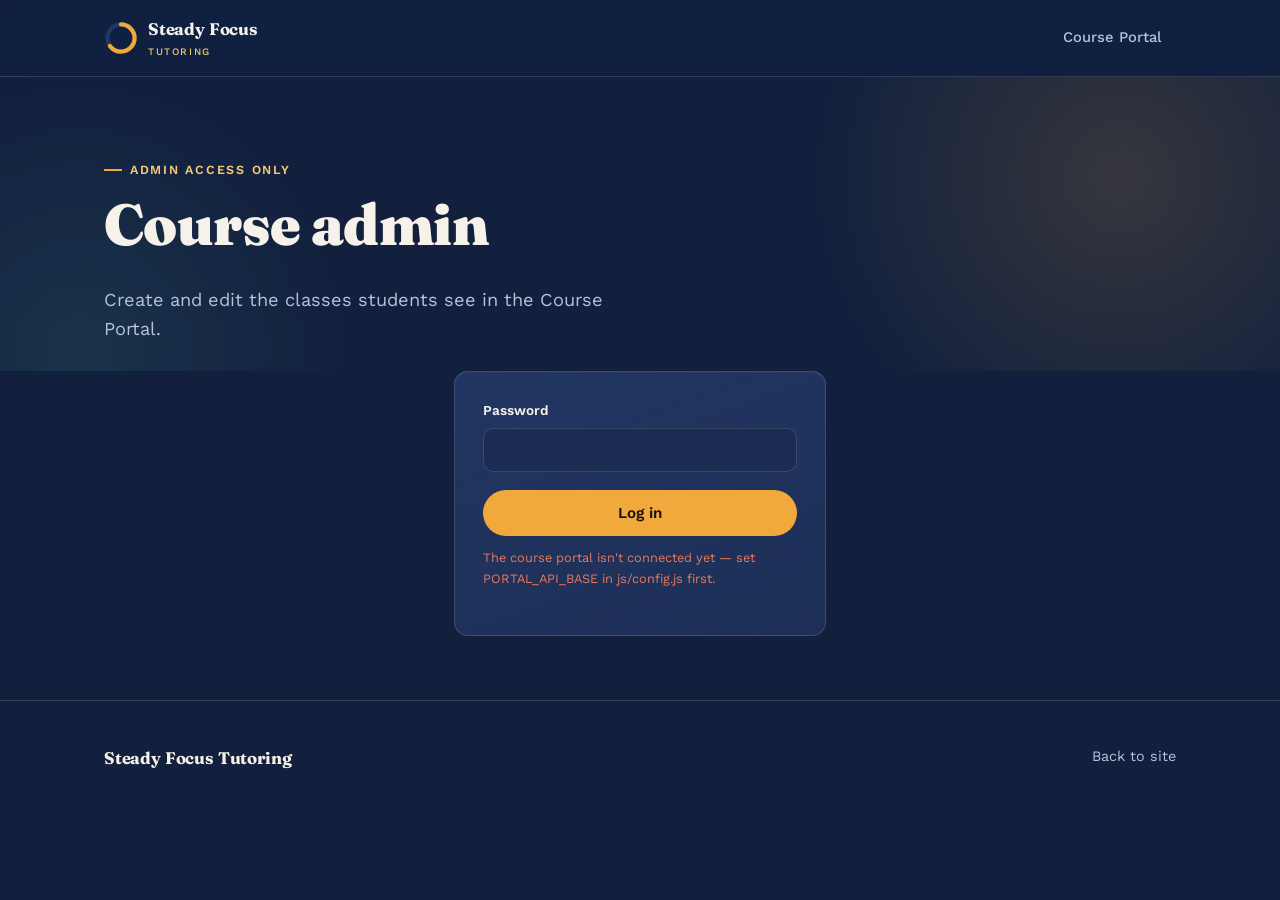
<file: portal-admin.html>
<!DOCTYPE html>
<html lang="en">
<head>
<meta charset="UTF-8">
<meta name="viewport" content="width=device-width, initial-scale=1.0">
<meta name="robots" content="noindex, nofollow">
<title>Course Admin — Steady Focus Tutoring</title>
<link rel="stylesheet" href="css/style.css">
<style>
  .class-row{display:flex; justify-content:space-between; align-items:flex-start; gap:16px; padding:16px 0; border-bottom:1px solid var(--panel-line);}
  .class-row:last-child{border-bottom:none;}
  .class-row .meta{flex:1;}
  .class-row .actions{display:flex; gap:8px; flex-shrink:0;}
  .checkbox-row{display:flex; align-items:center; gap:8px; margin-bottom:18px;}
  .checkbox-row input{width:auto; margin:0;}
  .checkbox-row label{margin:0;}
  .unpublished{opacity:.6;}
</style>
</head>
<body>

<header class="site">
  <div class="nav">
    <a href="index.html" class="brand">
      <svg class="brand-mark" viewBox="0 0 40 40"><circle cx="20" cy="20" r="16" stroke="#223662" stroke-width="5" fill="none"/><circle cx="20" cy="20" r="16" stroke="#f2a93b" stroke-width="5" fill="none" stroke-linecap="round" stroke-dasharray="100" stroke-dashoffset="35" transform="rotate(-90 20 20)"/></svg>
      <span class="brand-name">Steady Focus<span>Tutoring</span></span>
    </a>
    <nav class="links">
      <a href="portal.html">Course Portal</a>
    </nav>
  </div>
</header>

<section class="hero" style="padding-bottom:10px;">
  <div class="container">
    <div class="eyebrow">Admin access only</div>
    <h1>Course admin</h1>
    <p class="lede">Create and edit the classes students see in the Course Portal.</p>
  </div>
</section>

<section id="login-state" style="padding-top:0;">
  <div class="container" style="max-width:420px;">
    <div class="card">
      <form id="login-form">
        <label for="admin-password">Password</label>
        <input type="password" id="admin-password" required autocomplete="current-password">
        <button type="submit" class="btn btn-primary" style="width:100%;">Log in</button>
      </form>
      <p id="login-error" class="field-note" style="display:none; color:var(--danger); margin-top:12px;"></p>
    </div>
  </div>
</section>

<section id="admin-state" style="padding-top:0; display:none;">
  <div class="container">
    <div class="grid-2" style="align-items:start;">

      <div class="card">
        <h3 id="form-title">Add a new class</h3>
        <form id="class-form">
          <input type="hidden" id="class-id">
          <label for="c-title">Title</label>
          <input type="text" id="c-title" required maxlength="200">

          <label for="c-cat">Category</label>
          <input type="text" id="c-cat" placeholder="e.g. Study skills" required>

          <label for="c-desc">Description</label>
          <textarea id="c-desc" maxlength="4000" required></textarea>

          <label for="c-vimeo">Vimeo video ID</label>
          <input type="text" id="c-vimeo" placeholder="e.g. 123456789">
          <p class="field-note">The numeric ID from the Vimeo video URL, e.g. vimeo.com/<strong>123456789</strong>.</p>

          <label for="c-minutes">Length (minutes)</label>
          <input type="number" id="c-minutes" min="0" value="0">

          <label for="c-sort">Sort order</label>
          <input type="number" id="c-sort" value="0">
          <p class="field-note">Lower numbers show first in the catalog.</p>

          <div class="checkbox-row">
            <input type="checkbox" id="c-published">
            <label for="c-published">Published (visible to students)</label>
          </div>

          <div style="display:flex; gap:12px;">
            <button type="submit" class="btn btn-primary" style="flex:1;" id="save-btn">Add class</button>
            <button type="button" class="btn btn-ghost" id="cancel-edit-btn" style="display:none;">Cancel edit</button>
          </div>
        </form>
        <p id="form-error" class="field-note" style="display:none; color:var(--danger); margin-top:12px;"></p>
        <p id="form-status" class="field-note" style="display:none; margin-top:12px;"></p>
      </div>

      <div class="card">
        <h3>All classes</h3>
        <div id="class-list"><p class="field-note">Loading…</p></div>
      </div>

    </div>

    <div style="margin-top:24px; display:flex; gap:12px; align-items:center;">
      <button id="logout-btn" class="btn btn-ghost">Log out</button>
      <a href="portal.html" class="btn btn-ghost">See student view</a>
    </div>
  </div>
</section>

<footer class="site">
  <div class="container foot-grid">
    <div class="brand-name">Steady Focus Tutoring</div>
    <div class="foot-links">
      <a href="index.html">Back to site</a>
    </div>
  </div>
</footer>

<script src="js/main.js"></script>
<script src="js/config.js"></script>
<script src="js/portal-admin.js"></script>
</body>
</html>
</file>
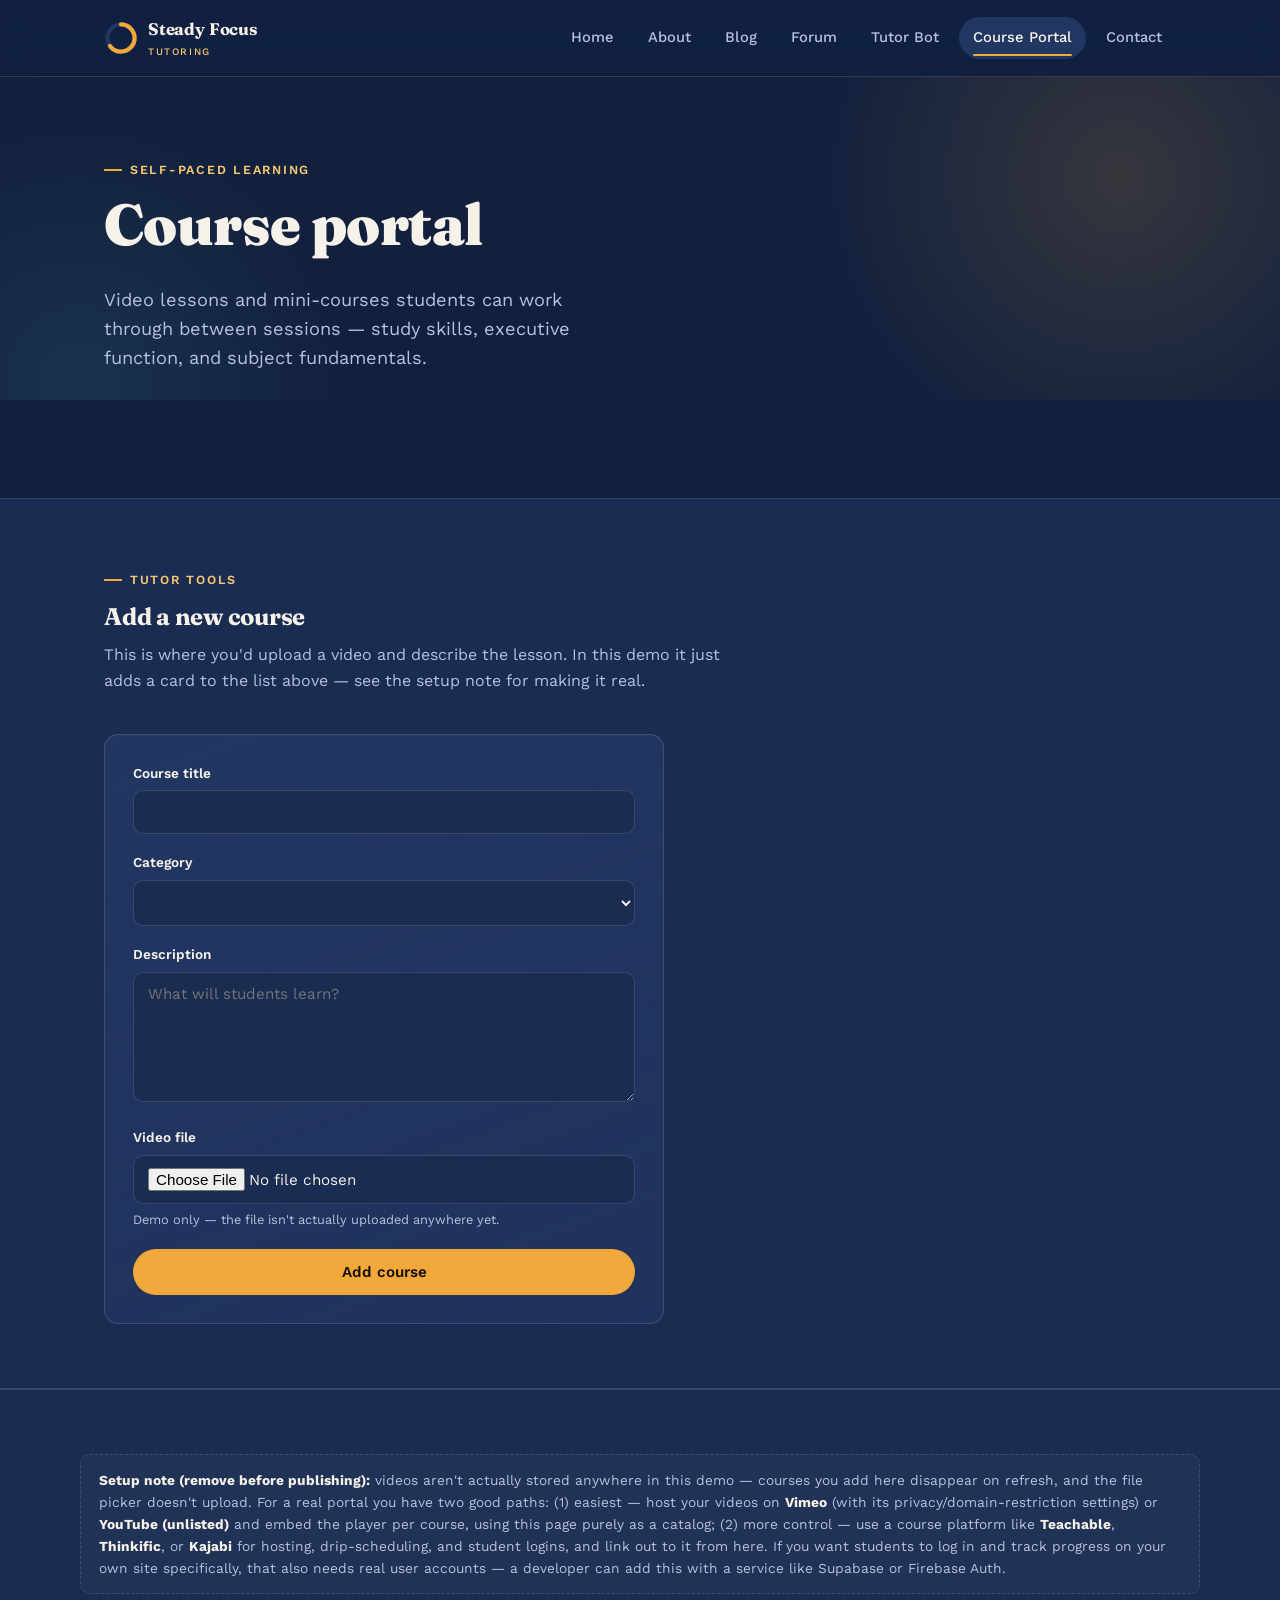
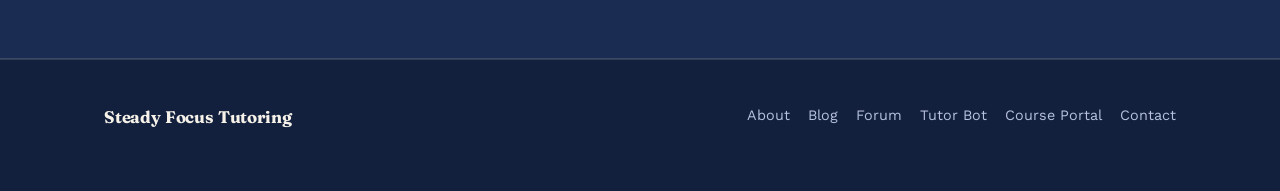
<file: portal.html>
<!DOCTYPE html>
<html lang="en">
<head>
<meta charset="UTF-8">
<meta name="viewport" content="width=device-width, initial-scale=1.0">
<title>Course Portal — Steady Focus Tutoring</title>
<link rel="stylesheet" href="css/style.css">
</head>
<body>

<header class="site">
  <div class="nav">
    <a href="index.html" class="brand">
      <svg class="brand-mark" viewBox="0 0 40 40"><circle cx="20" cy="20" r="16" stroke="#223662" stroke-width="5" fill="none"/><circle cx="20" cy="20" r="16" stroke="#f2a93b" stroke-width="5" fill="none" stroke-linecap="round" stroke-dasharray="100" stroke-dashoffset="35" transform="rotate(-90 20 20)"/></svg>
      <span class="brand-name">Steady Focus<span>Tutoring</span></span>
    </a>
    <button class="nav-toggle" aria-label="Toggle menu">☰</button>
    <nav class="links">
      <a href="index.html">Home</a>
      <a href="about.html">About</a>
      <a href="blog.html">Blog</a>
      <a href="forum.html">Forum</a>
      <a href="chatbot.html">Tutor Bot</a>
      <a href="portal.html" class="active">Course Portal</a>
      <a href="contact.html">Contact</a>
    </nav>
  </div>
</header>

<section class="hero" style="padding-bottom:10px;">
  <div class="container">
    <div class="eyebrow">Self-paced learning</div>
    <h1>Course portal</h1>
    <p class="lede">Video lessons and mini-courses students can work through between sessions — study skills, executive function, and subject fundamentals.</p>
  </div>
</section>

<section style="padding-top:10px;">
  <div class="container">
    <div class="pill-row" id="course-pills"></div>
    <div class="grid-3" id="course-grid"></div>
  </div>
</section>

<section class="band">
  <div class="container">
    <div class="section-head">
      <div class="eyebrow">Tutor tools</div>
      <h2>Add a new course</h2>
      <p>This is where you'd upload a video and describe the lesson. In this demo it just adds a card to the list above — see the setup note for making it real.</p>
    </div>
    <div class="card" style="max-width:560px;">
      <form id="upload-form">
        <label for="c-title">Course title</label>
        <input type="text" id="c-title" required>

        <label for="c-cat">Category</label>
        <select id="c-cat"></select>

        <label for="c-desc">Description</label>
        <textarea id="c-desc" placeholder="What will students learn?" required></textarea>

        <label for="c-video">Video file</label>
        <input type="file" id="c-video" accept="video/*">
        <p class="field-note">Demo only — the file isn't actually uploaded anywhere yet.</p>

        <button type="submit" class="btn btn-primary" style="width:100%;">Add course</button>
      </form>
    </div>
  </div>
</section>

<section class="band">
  <div class="container badge-note">
    <strong>Setup note (remove before publishing):</strong> videos aren't actually stored anywhere in this demo — courses you add here disappear on refresh, and the file picker doesn't upload. For a real portal you have two good paths: (1) easiest — host your videos on <strong>Vimeo</strong> (with its privacy/domain-restriction settings) or <strong>YouTube (unlisted)</strong> and embed the player per course, using this page purely as a catalog; (2) more control — use a course platform like <strong>Teachable</strong>, <strong>Thinkific</strong>, or <strong>Kajabi</strong> for hosting, drip-scheduling, and student logins, and link out to it from here. If you want students to log in and track progress on your own site specifically, that also needs real user accounts — a developer can add this with a service like Supabase or Firebase Auth.
  </div>
</section>

<footer class="site">
  <div class="container foot-grid">
    <div class="brand-name">Steady Focus Tutoring</div>
    <div class="foot-links">
      <a href="about.html">About</a>
      <a href="blog.html">Blog</a>
      <a href="forum.html">Forum</a>
      <a href="chatbot.html">Tutor Bot</a>
      <a href="portal.html">Course Portal</a>
      <a href="contact.html">Contact</a>
    </div>
  </div>
</footer>

<script src="js/main.js"></script>
<script src="js/portal.js"></script>
</body>
</html>
</file>
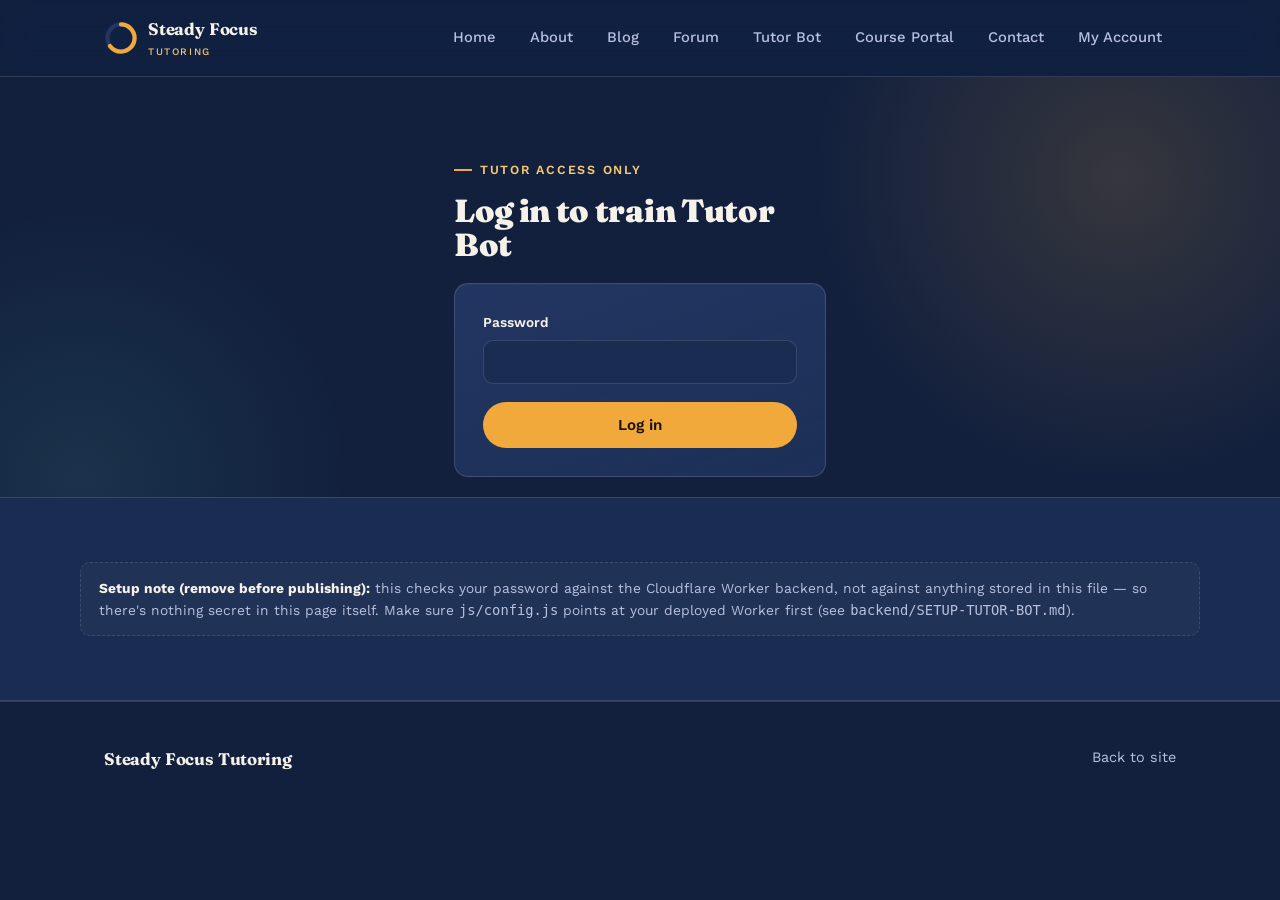
<file: tutor-login.html>
<!DOCTYPE html>
<html lang="en">
<head>
<meta charset="UTF-8">
<meta name="viewport" content="width=device-width, initial-scale=1.0">
<meta name="robots" content="noindex, nofollow">
<title>Tutor Login — Steady Focus Tutoring</title>
<link rel="stylesheet" href="css/style.css">
</head>
<body>

<header class="site">
  <div class="nav">
    <a href="index.html" class="brand">
      <svg class="brand-mark" viewBox="0 0 40 40"><circle cx="20" cy="20" r="16" stroke="#223662" stroke-width="5" fill="none"/><circle cx="20" cy="20" r="16" stroke="#f2a93b" stroke-width="5" fill="none" stroke-linecap="round" stroke-dasharray="100" stroke-dashoffset="35" transform="rotate(-90 20 20)"/></svg>
      <span class="brand-name">Steady Focus<span>Tutoring</span></span>
    </a>
    <button class="nav-toggle" aria-label="Toggle menu" aria-expanded="false"><span class="bar"></span><span class="bar"></span><span class="bar"></span></button>
    <nav class="links">
      <a href="index.html">Home</a>
      <a href="about.html">About</a>
      <a href="blog.html">Blog</a>
      <a href="forum.html">Forum</a>
      <a href="chatbot.html">Tutor Bot</a>
      <a href="portal.html">Course Portal</a>
      <a href="contact.html">Contact</a>
      <a href="account.html">My Account</a>
    </nav>
  </div>
</header>

<section class="hero" style="padding-bottom:20px;">
  <div class="container" style="max-width:420px;">
    <div class="eyebrow">Tutor access only</div>
    <h1 style="font-size:2rem;">Log in to train Tutor Bot</h1>
    <div class="card" style="margin-top:20px;">
      <form id="login-form">
        <label for="password">Password</label>
        <input type="password" id="password" required autocomplete="current-password">
        <button type="submit" class="btn btn-primary" style="width:100%;">Log in</button>
      </form>
      <p id="login-error" class="field-note" style="display:none; color:var(--danger); margin-top:12px;"></p>
    </div>
  </div>
</section>

<section class="band">
  <div class="container badge-note">
    <strong>Setup note (remove before publishing):</strong> this checks your password against the Cloudflare Worker backend, not against anything stored in this file — so there's nothing secret in this page itself. Make sure <code>js/config.js</code> points at your deployed Worker first (see <code>backend/SETUP-TUTOR-BOT.md</code>).
  </div>
</section>

<footer class="site">
  <div class="container foot-grid">
    <div class="brand-name">Steady Focus Tutoring</div>
    <div class="foot-links">
      <a href="index.html">Back to site</a>
    </div>
  </div>
</footer>

<script src="js/main.js"></script>
<script src="js/config.js"></script>
<script src="js/tutor-login.js"></script>
</body>
</html>
</file>
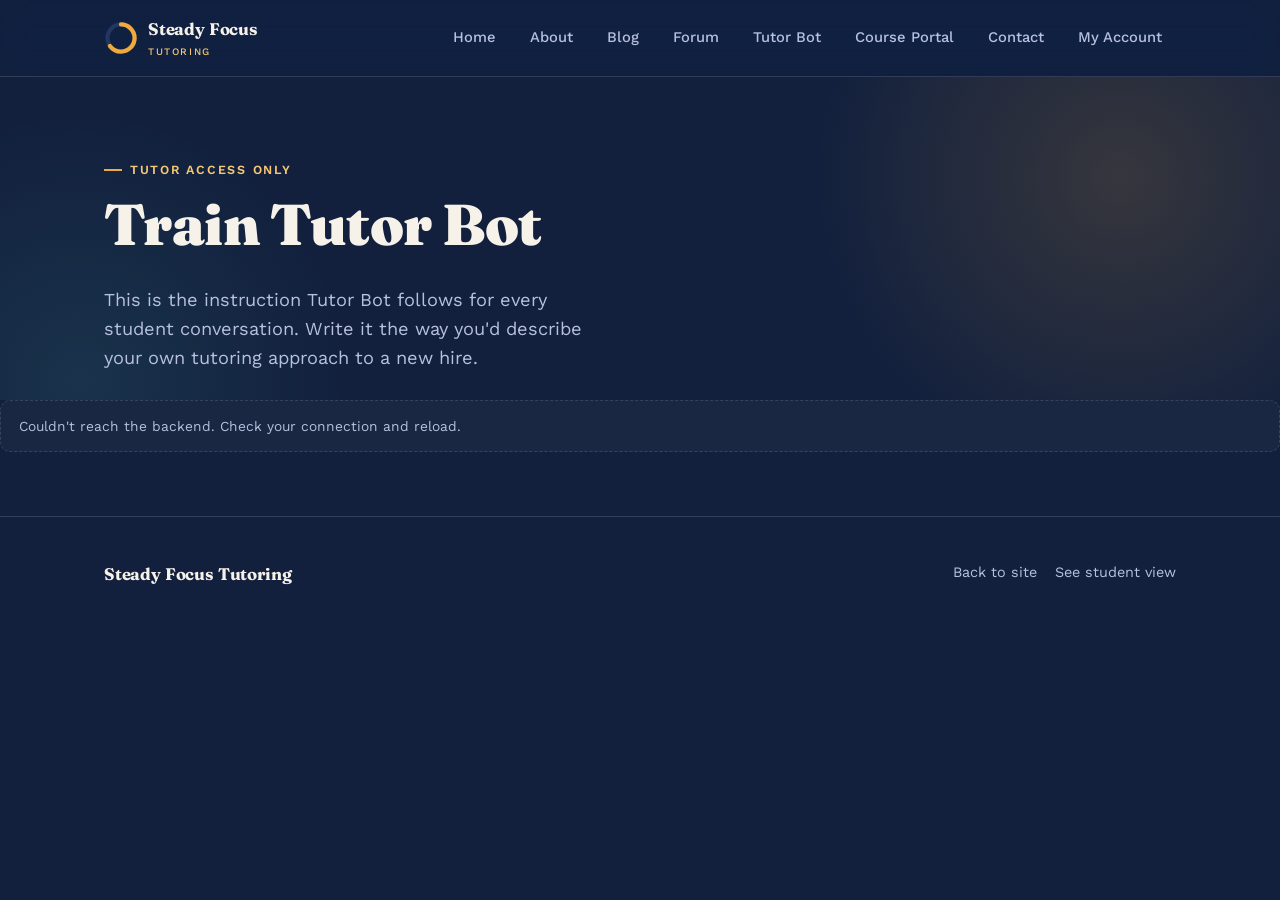
<file: tutor-train.html>
<!DOCTYPE html>
<html lang="en">
<head>
<meta charset="UTF-8">
<meta name="viewport" content="width=device-width, initial-scale=1.0">
<meta name="robots" content="noindex, nofollow">
<title>Train Tutor Bot — Steady Focus Tutoring</title>
<link rel="stylesheet" href="css/style.css">
</head>
<body>

<header class="site">
  <div class="nav">
    <a href="index.html" class="brand">
      <svg class="brand-mark" viewBox="0 0 40 40"><circle cx="20" cy="20" r="16" stroke="#223662" stroke-width="5" fill="none"/><circle cx="20" cy="20" r="16" stroke="#f2a93b" stroke-width="5" fill="none" stroke-linecap="round" stroke-dasharray="100" stroke-dashoffset="35" transform="rotate(-90 20 20)"/></svg>
      <span class="brand-name">Steady Focus<span>Tutoring</span></span>
    </a>
    <button class="nav-toggle" aria-label="Toggle menu" aria-expanded="false"><span class="bar"></span><span class="bar"></span><span class="bar"></span></button>
    <nav class="links">
      <a href="index.html">Home</a>
      <a href="about.html">About</a>
      <a href="blog.html">Blog</a>
      <a href="forum.html">Forum</a>
      <a href="chatbot.html">Tutor Bot</a>
      <a href="portal.html">Course Portal</a>
      <a href="contact.html">Contact</a>
      <a href="account.html">My Account</a>
    </nav>
  </div>
</header>

<section class="hero" style="padding-bottom:10px;">
  <div class="container">
    <div class="eyebrow">Tutor access only</div>
    <h1>Train Tutor Bot</h1>
    <p class="lede">This is the instruction Tutor Bot follows for every student conversation. Write it the way you'd describe your own tutoring approach to a new hire.</p>
  </div>
</section>

<section id="loading-state" style="padding-top:0;">
  <div class="container">
    <div class="badge-note">Checking login…</div>
  </div>
</section>

<section id="editor-state" style="padding-top:0; display:none;">
  <div class="container" style="max-width:720px;">
    <div class="card">
      <label for="style-text">Tutoring style instructions</label>
      <textarea id="style-text" style="min-height:280px;"></textarea>
      <div style="display:flex; gap:12px; align-items:center; flex-wrap:wrap;">
        <button id="save-btn" class="btn btn-primary">Save changes</button>
        <button id="logout-btn" class="btn btn-ghost">Log out</button>
        <span id="save-status" class="field-note" style="margin:0; display:none;"></span>
      </div>
    </div>
  </div>
</section>

<footer class="site">
  <div class="container foot-grid">
    <div class="brand-name">Steady Focus Tutoring</div>
    <div class="foot-links">
      <a href="index.html">Back to site</a>
      <a href="chatbot.html">See student view</a>
    </div>
  </div>
</footer>

<script src="js/main.js"></script>
<script src="js/config.js"></script>
<script src="js/tutor-train.js"></script>
</body>
</html>
</file>
<file: css/style.css>
/* ========================================================
   STEADY FOCUS TUTORING — design tokens
   Palette: late-study-lamp ink, desk-lamp gold, clarity mint
   Display: Fraunces (expressive serif) / Body: Work Sans
   Signature element: the "focus dial" — a ring that fills in,
   standing in for a completed focus session.
   ======================================================== */

@import url('https://fonts.googleapis.com/css2?family=Fraunces:opsz,wght@9..144,400;9..144,600;9..144,700;9..144,900&family=Work+Sans:wght@400;500;600;700&display=swap');

:root{
  --ink: #12203d;
  --ink-2: #1a2c52;
  --panel: #223662;
  --panel-line: rgba(245,241,232,0.14);
  --paper: #f6f2e9;
  --paper-dim: #b7c1de;
  --gold: #f2a93b;
  --gold-2: #f7c874;
  --mint: #5cd6c4;
  --danger: #e8785a;
  --radius: 14px;
  --shadow: 0 20px 50px -20px rgba(0,0,0,0.55);
  --maxw: 1120px;
}

*{box-sizing:border-box;}
html{scroll-behavior:smooth;}
body{
  margin:0;
  background:var(--ink);
  color:var(--paper);
  font-family:'Work Sans', sans-serif;
  line-height:1.6;
  -webkit-font-smoothing:antialiased;
  overflow-x:hidden;
}
::selection{background:var(--gold); color:#1a1206;}
::-webkit-scrollbar{width:11px;}
::-webkit-scrollbar-track{background:var(--ink);}
::-webkit-scrollbar-thumb{background:var(--panel); border-radius:8px; border:2px solid var(--ink);}
::-webkit-scrollbar-thumb:hover{background:var(--gold);}
@media (prefers-reduced-motion: no-preference){
  a, .btn, .card, .pill, input, textarea, select{transition:color .18s ease, background .18s ease, border-color .18s ease, transform .18s ease, box-shadow .18s ease;}
}
h1,h2,h3,h4{
  font-family:'Fraunces', serif;
  font-weight:700;
  line-height:1.08;
  margin:0 0 .5em;
  letter-spacing:-0.01em;
}
h1{font-weight:900;}
p{margin:0 0 1em; color:var(--paper-dim);}
a{color:inherit;}
img{max-width:100%;display:block;}
.container{max-width:var(--maxw); margin:0 auto; padding:0 24px;}
.eyebrow{
  display:inline-flex; align-items:center; gap:8px;
  font-size:.78rem; letter-spacing:.14em; text-transform:uppercase;
  color:var(--gold-2); font-weight:600; margin-bottom:14px;
}
.eyebrow::before{content:""; width:18px; height:2px; background:var(--gold); display:inline-block;}

/* ---------- buttons ---------- */
.btn{
  position:relative; overflow:hidden;
  display:inline-flex; align-items:center; justify-content:center; gap:8px;
  padding:13px 26px; border-radius:999px; font-weight:600; font-size:.95rem;
  text-decoration:none; border:1px solid transparent; cursor:pointer;
  transition:transform .18s cubic-bezier(.2,.8,.3,1), box-shadow .18s ease, background .18s ease;
  font-family:'Work Sans', sans-serif;
}
.btn::before{
  content:""; position:absolute; inset:0; border-radius:inherit;
  background:linear-gradient(120deg, transparent 30%, rgba(255,255,255,.35) 45%, transparent 60%);
  transform:translateX(-120%); transition:transform .6s ease;
  pointer-events:none;
}
.btn:hover::before{transform:translateX(120%);}
.btn:active{transform:scale(.97);}
.btn:focus-visible{outline:2px solid var(--mint); outline-offset:3px;}
.btn-primary{background:var(--gold); color:#1a1206;}
.btn-primary:hover{transform:translateY(-2px); box-shadow:0 14px 30px -10px rgba(242,169,59,.6);}
.btn-ghost{background:transparent; color:var(--paper); border-color:var(--panel-line);}
.btn-ghost:hover{border-color:var(--mint); color:var(--mint); transform:translateY(-2px);}
.btn-mint{background:var(--mint); color:#08221d;}
.btn-mint:hover{transform:translateY(-2px); box-shadow:0 14px 30px -10px rgba(92,214,196,.55);}
.btn[disabled]{opacity:.5; cursor:not-allowed;}
.btn[disabled]:hover{transform:none; box-shadow:none;}
.btn[disabled]::before{display:none;}

/* ---------- nav ---------- */
header.site{
  position:sticky; top:0; z-index:50;
  background:rgba(18,32,61,0.72); backdrop-filter:blur(14px) saturate(140%);
  border-bottom:1px solid var(--panel-line);
  transition:box-shadow .3s ease, background .3s ease;
}
header.site.scrolled{
  background:rgba(15,26,49,0.92);
  box-shadow:0 12px 34px -18px rgba(0,0,0,.6);
}
.brand-mark{transition:transform .4s cubic-bezier(.2,.8,.2,1);}
.brand:hover .brand-mark{transform:rotate(90deg);}
.nav{
  display:flex; align-items:center; justify-content:space-between;
  padding:16px 24px; max-width:var(--maxw); margin:0 auto;
}
.brand{display:flex; align-items:center; gap:10px; text-decoration:none; color:var(--paper);}
.brand-mark{width:34px; height:34px; flex-shrink:0;}
.brand-name{font-family:'Fraunces', serif; font-weight:700; font-size:1.05rem; letter-spacing:-0.01em;}
.brand-name span{color:var(--gold-2); display:block; font-family:'Work Sans'; font-weight:500; font-size:.62rem; letter-spacing:.16em; text-transform:uppercase; margin-top:1px;}
nav.links{display:flex; align-items:center; gap:6px;}
nav.links a{
  position:relative;
  padding:9px 14px; border-radius:999px; text-decoration:none; color:var(--paper-dim);
  font-size:.92rem; font-weight:500; transition:background .15s, color .15s;
}
nav.links a:hover, nav.links a.active{background:var(--panel); color:var(--paper);}
nav.links a.active::after{
  content:""; position:absolute; left:14px; right:14px; bottom:3px; height:2px;
  background:var(--gold); border-radius:2px;
}

.nav-toggle{
  display:none; flex-direction:column; justify-content:center; align-items:center; gap:5px;
  background:none; border:1px solid var(--panel-line); color:var(--paper); border-radius:8px;
  padding:10px 12px; cursor:pointer;
}
.nav-toggle .bar{width:18px; height:2px; background:var(--paper); border-radius:2px; transition:transform .3s ease, opacity .2s ease;}
.nav-toggle.open .bar:nth-child(1){transform:translateY(7px) rotate(45deg);}
.nav-toggle.open .bar:nth-child(2){opacity:0;}
.nav-toggle.open .bar:nth-child(3){transform:translateY(-7px) rotate(-45deg);}

@media (max-width: 880px){
  nav.links{
    position:absolute; top:100%; left:12px; right:12px; margin-top:8px;
    background:rgba(26,44,82,0.97); backdrop-filter:blur(14px);
    flex-direction:column; align-items:stretch; padding:10px; gap:2px;
    border:1px solid var(--panel-line); border-radius:16px; box-shadow:var(--shadow);
    max-height:0; opacity:0; overflow:hidden; pointer-events:none;
    transform:translateY(-8px);
    transition:max-height .35s ease, opacity .25s ease, transform .3s ease;
  }
  nav.links.open{max-height:520px; opacity:1; pointer-events:auto; transform:translateY(0);}
  nav.links a{padding:12px 14px;}
  .nav-toggle{display:inline-flex;}
}

/* ---------- hero ---------- */
.hero{padding:76px 0 60px; position:relative; overflow:hidden;}
.hero::before{
  content:""; position:absolute; top:-220px; right:-160px; width:640px; height:640px;
  background:radial-gradient(circle, rgba(242,169,59,.16) 0%, rgba(242,169,59,0) 68%);
  pointer-events:none; z-index:0;
}
.hero::after{
  content:""; position:absolute; bottom:-260px; left:-200px; width:560px; height:560px;
  background:radial-gradient(circle, rgba(92,214,196,.10) 0%, rgba(92,214,196,0) 68%);
  pointer-events:none; z-index:0;
}
.hero .container{position:relative; z-index:1;}
.hero-grid{display:grid; grid-template-columns:1.15fr .85fr; gap:56px; align-items:center;}
.hero h1{font-size:clamp(2.4rem, 5vw, 3.6rem);}
.hero .lede{font-size:1.14rem; max-width:46ch;}
.hero-actions{display:flex; gap:14px; margin-top:28px; flex-wrap:wrap;}
@media (max-width: 880px){.hero-grid{grid-template-columns:1fr;}}

/* focus dial (signature element) */
.dial-wrap{display:flex; align-items:center; justify-content:center;}
.dial{width:100%; max-width:340px; aspect-ratio:1;}
.dial-track{stroke:var(--panel); stroke-width:10; fill:none;}
.dial-fill{
  stroke:var(--gold); stroke-width:10; fill:none; stroke-linecap:round;
  transform-origin:50% 50%; transform:rotate(-90deg);
  stroke-dasharray:565; stroke-dashoffset:565;
  animation:fillDial 2.6s cubic-bezier(.2,.7,.3,1) .3s forwards;
}
@keyframes fillDial{ to{ stroke-dashoffset:145; } }
.dial-center{font-family:'Fraunces',serif; font-weight:700;}
@media (prefers-reduced-motion: reduce){ .dial-fill{animation:none; stroke-dashoffset:145;} }

/* ---------- sections ---------- */
section{padding:64px 0;}
.section-head{max-width:640px; margin-bottom:40px;}
.divider{height:1px; background:var(--panel-line); border:0; margin:0;}

.grid-3{display:grid; grid-template-columns:repeat(3,1fr); gap:22px;}
.grid-2{display:grid; grid-template-columns:1fr 1fr; gap:22px;}
@media (max-width: 880px){.grid-3, .grid-2{grid-template-columns:1fr;}}

.card{
  position:relative;
  background:linear-gradient(160deg, var(--panel), rgba(34,54,98,.7));
  border:1px solid var(--panel-line); border-radius:var(--radius);
  padding:28px; box-shadow:0 1px 0 rgba(255,255,255,.03) inset;
}
.card::before{
  content:""; position:absolute; top:0; left:22px; right:22px; height:2px;
  background:linear-gradient(90deg, var(--gold), var(--mint)); border-radius:2px;
  transform:scaleX(0); transform-origin:left; transition:transform .35s ease;
}
.card:hover{transform:translateY(-5px); border-color:rgba(242,169,59,.4); box-shadow:0 22px 44px -22px rgba(0,0,0,.55);}
.card:hover::before{transform:scaleX(1);}
.card h3{font-size:1.15rem; margin-bottom:8px;}
.tag{
  display:inline-block; font-size:.72rem; font-weight:600; letter-spacing:.06em; text-transform:uppercase;
  color:var(--mint); background:rgba(92,214,196,.12); padding:4px 10px; border-radius:999px; margin-bottom:10px;
}

.band{background:var(--ink-2); border-top:1px solid var(--panel-line); border-bottom:1px solid var(--panel-line);}

/* ---------- forms ---------- */
label{display:block; font-size:.85rem; font-weight:600; color:var(--paper); margin-bottom:6px;}
input, textarea, select{
  width:100%; padding:12px 14px; border-radius:10px; border:1px solid var(--panel-line);
  background:var(--ink-2); color:var(--paper); font-family:inherit; font-size:.95rem; margin-bottom:18px;
}
input:focus, textarea:focus, select:focus{outline:2px solid var(--mint); outline-offset:1px;}
textarea{min-height:130px; resize:vertical;}
.field-note{font-size:.8rem; color:var(--paper-dim); margin-top:-12px; margin-bottom:18px;}

/* ---------- footer ---------- */
footer.site{padding:44px 0 60px; border-top:1px solid var(--panel-line);}
.foot-grid{display:flex; justify-content:space-between; gap:24px; flex-wrap:wrap;}
.foot-links{display:flex; gap:18px; flex-wrap:wrap;}
.foot-links a{color:var(--paper-dim); text-decoration:none; font-size:.9rem;}
.foot-links a:hover{color:var(--mint);}
.fine{font-size:.8rem; color:var(--paper-dim); opacity:.75; margin-top:20px;}

/* ---------- misc utility ---------- */
.pill-row{display:flex; gap:10px; flex-wrap:wrap; margin-bottom:24px;}
.pill{
  padding:8px 16px; border-radius:999px; border:1px solid var(--panel-line);
  background:transparent; color:var(--paper-dim); font-size:.85rem; cursor:pointer; font-weight:500;
}
.pill.active{background:var(--gold); border-color:var(--gold); color:#1a1206;}
.badge-note{
  border:1px dashed var(--panel-line); border-radius:10px; padding:14px 18px; font-size:.86rem;
  color:var(--paper-dim); background:rgba(245,241,232,0.03);
}
.badge-note strong{color:var(--paper);}

/* ---------- scroll reveal (progressive enhancement, see js/main.js) ---------- */
.reveal{opacity:0; transform:translateY(22px); transition:opacity .7s cubic-bezier(.2,.7,.2,1), transform .7s cubic-bezier(.2,.7,.2,1);}
.reveal.in-view{opacity:1; transform:translateY(0);}
@media (prefers-reduced-motion: reduce){
  .reveal{opacity:1; transform:none; transition:none;}
}

/* ---------- pill polish ---------- */
.pill{transition:transform .15s ease, background .15s ease, border-color .15s ease, color .15s ease;}
.pill:hover{border-color:var(--mint); color:var(--mint); transform:translateY(-1px);}
.pill.active:hover{color:#1a1206; border-color:var(--gold);}

/* ---------- dial micro-interaction ---------- */
.dial-wrap{transition:transform .4s ease;}
.dial-wrap:hover{transform:scale(1.015);}

/* ---------- card link reset ---------- */
a.card:hover h3{color:var(--gold-2);}
a.card h3{transition:color .2s ease;}

/* ---------- gradient text highlight ---------- */
.hero-highlight{
  background:linear-gradient(100deg, var(--gold) 10%, var(--gold-2) 45%, var(--mint) 90%);
  -webkit-background-clip:text; background-clip:text; color:transparent;
}
</file>
